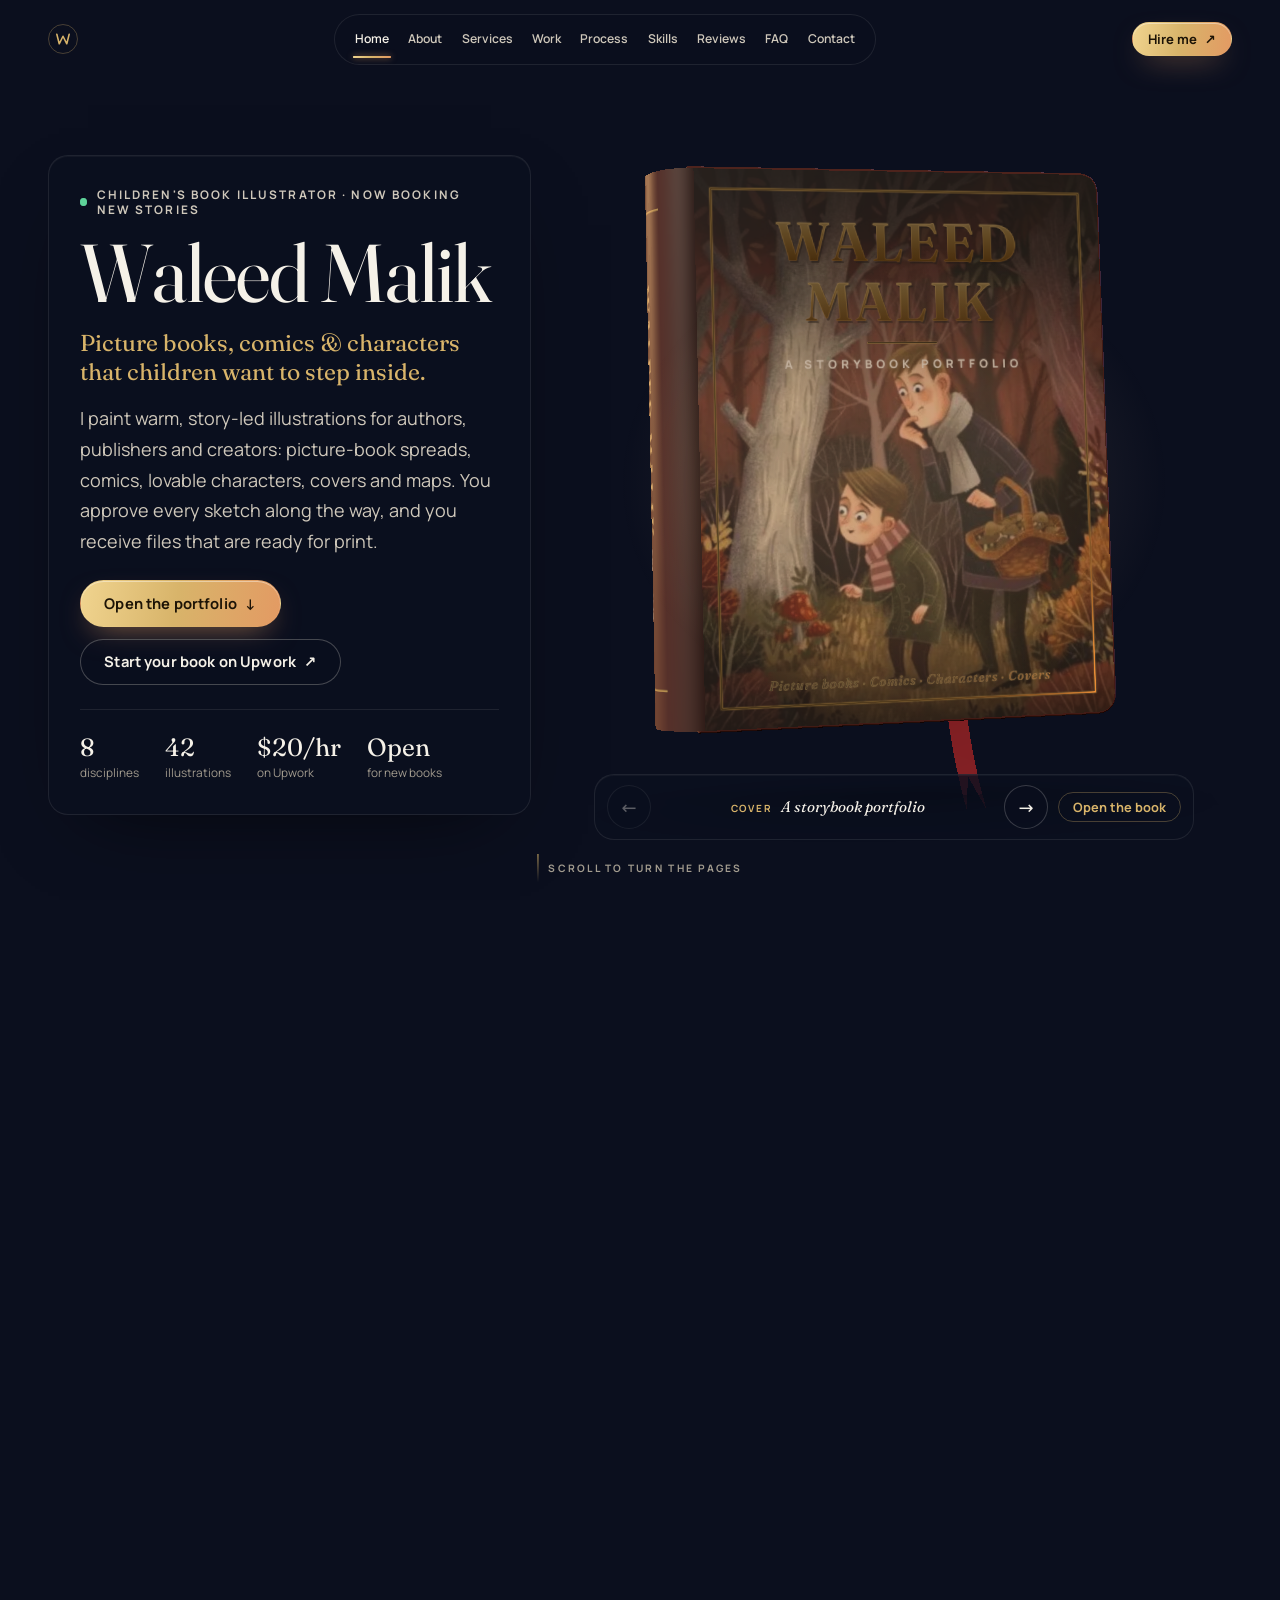
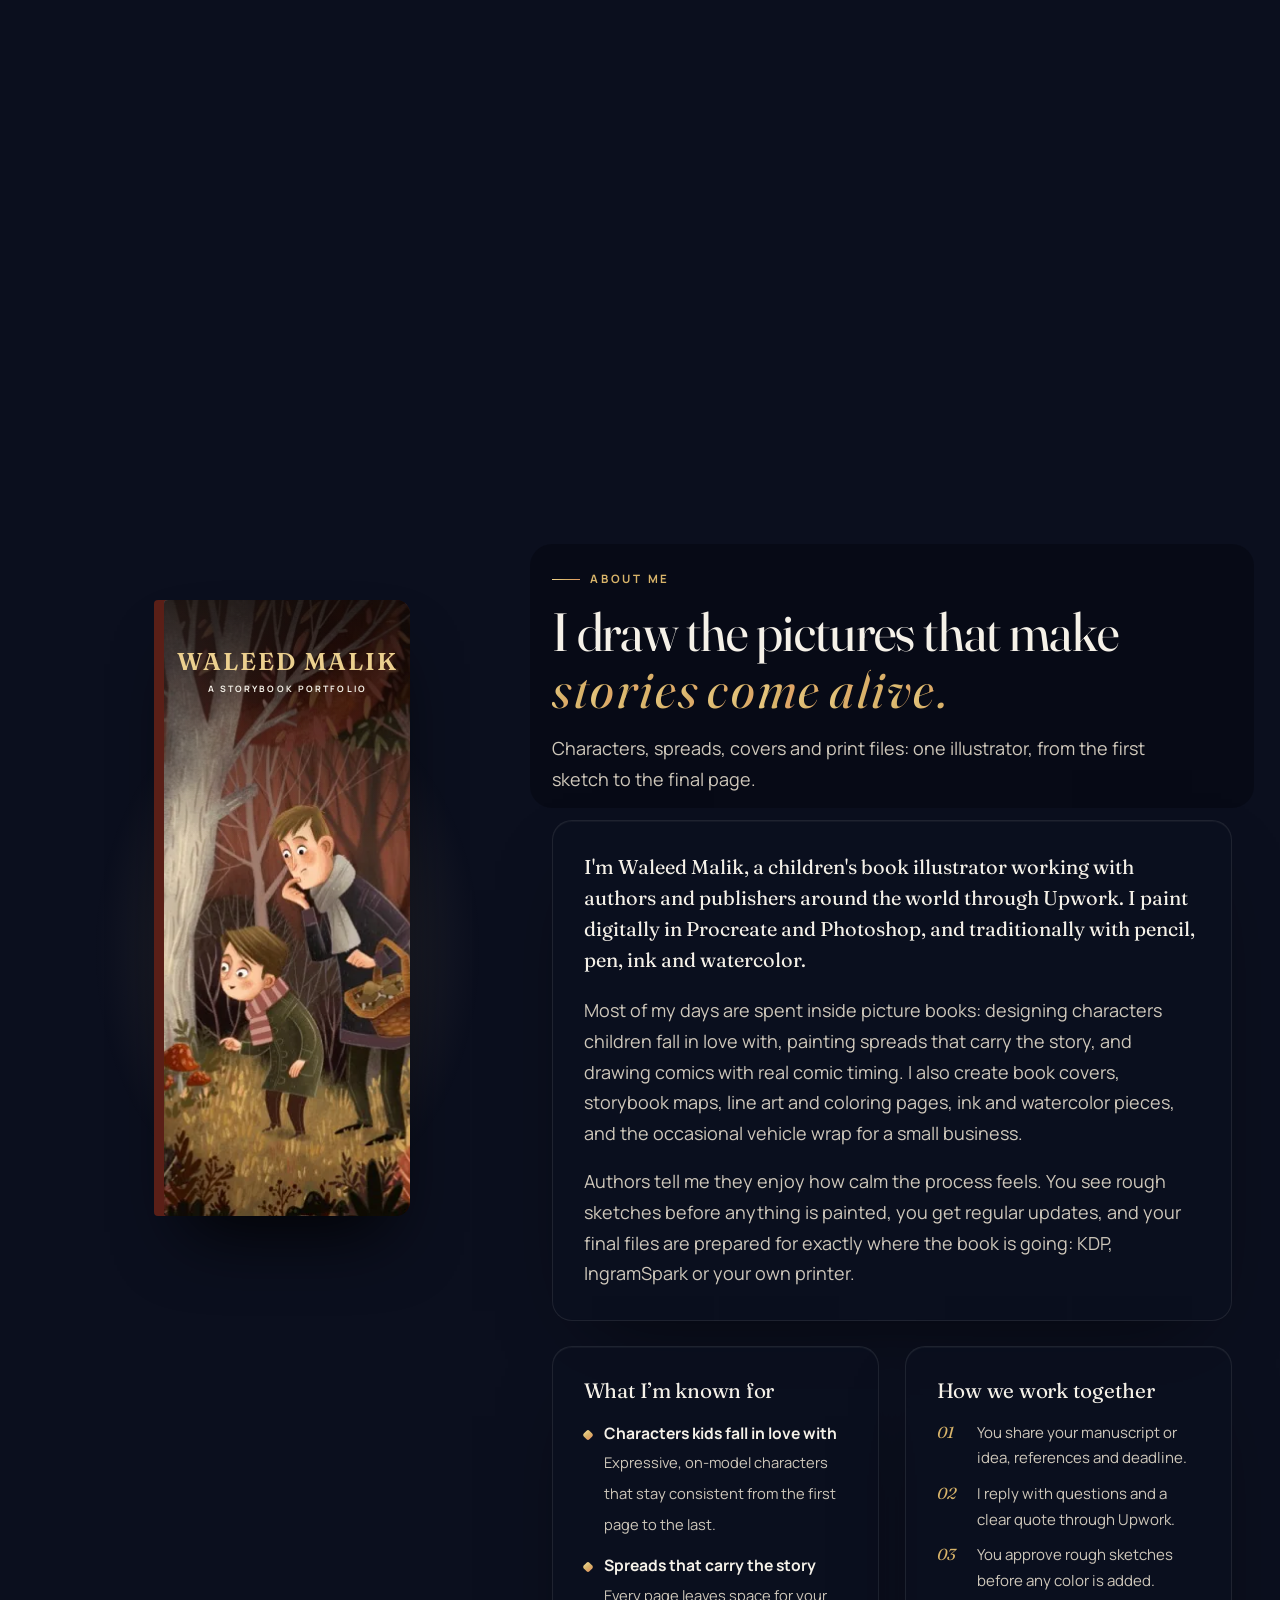
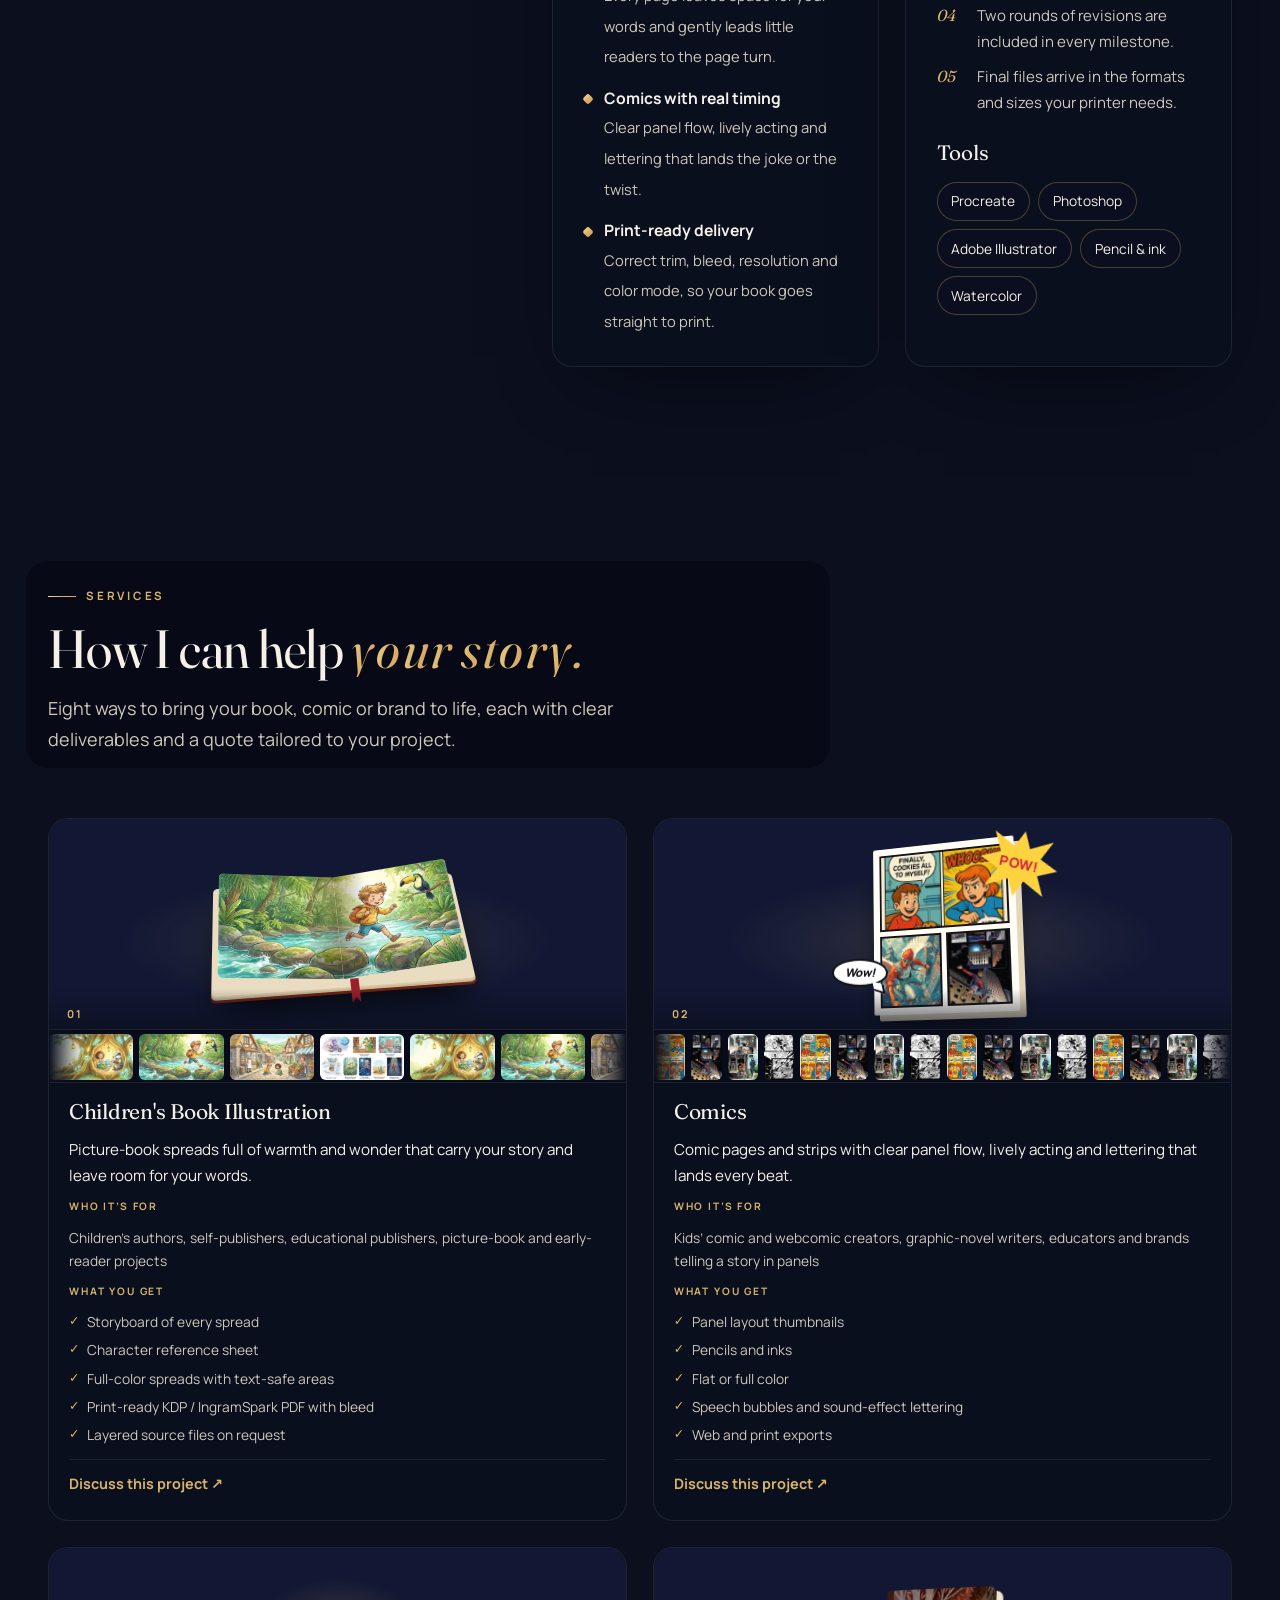
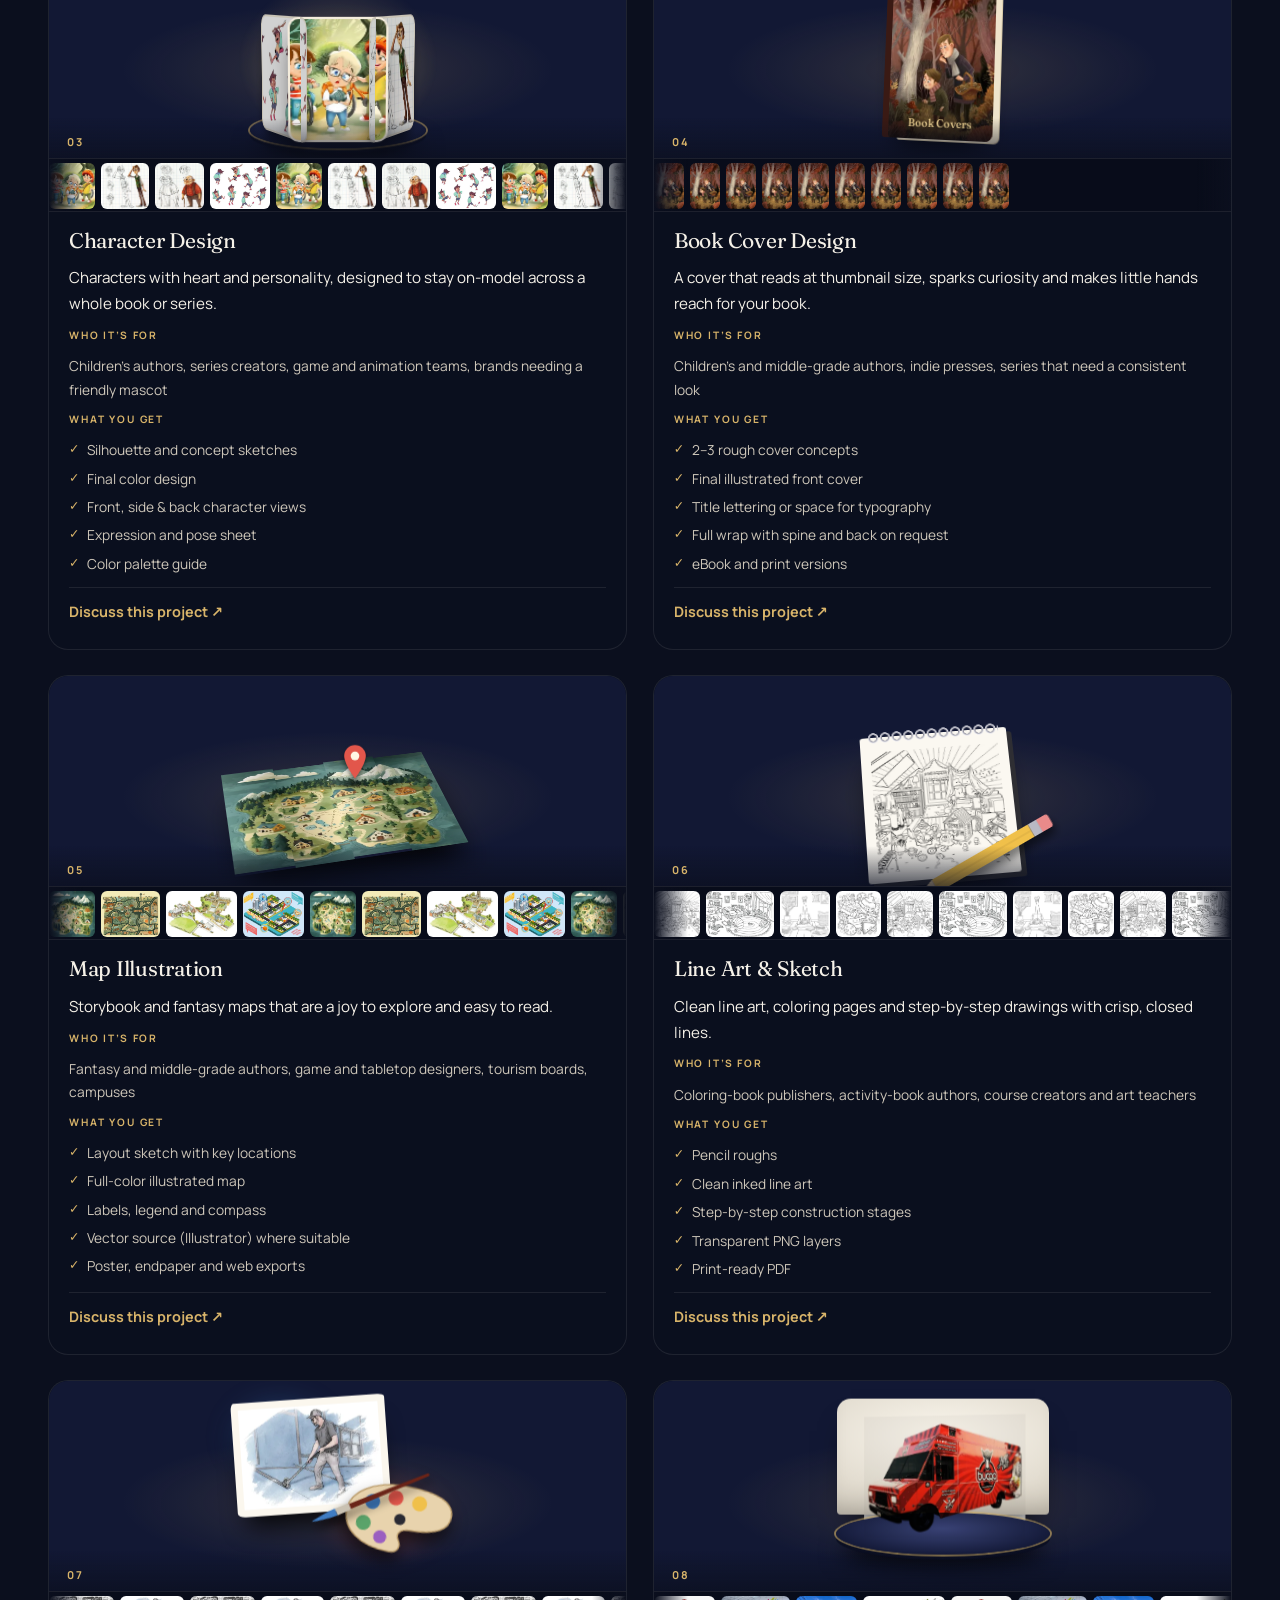
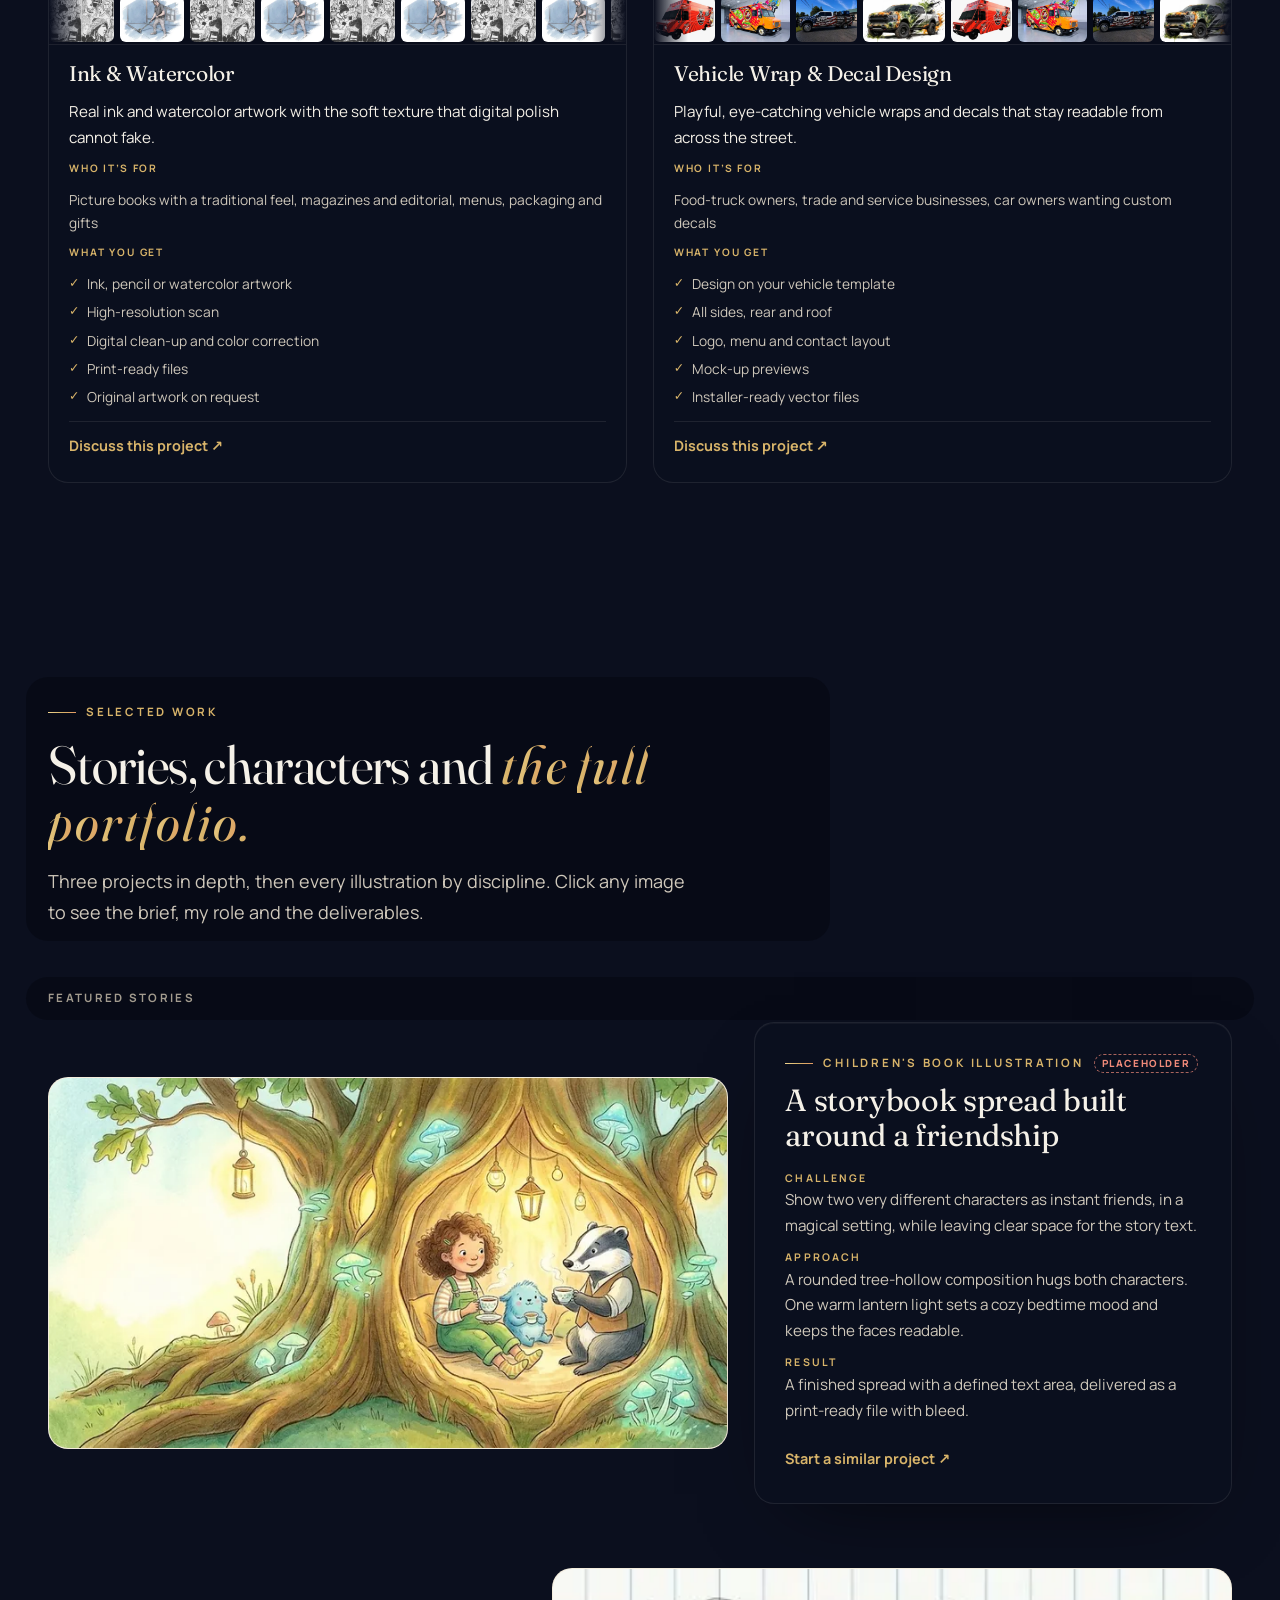
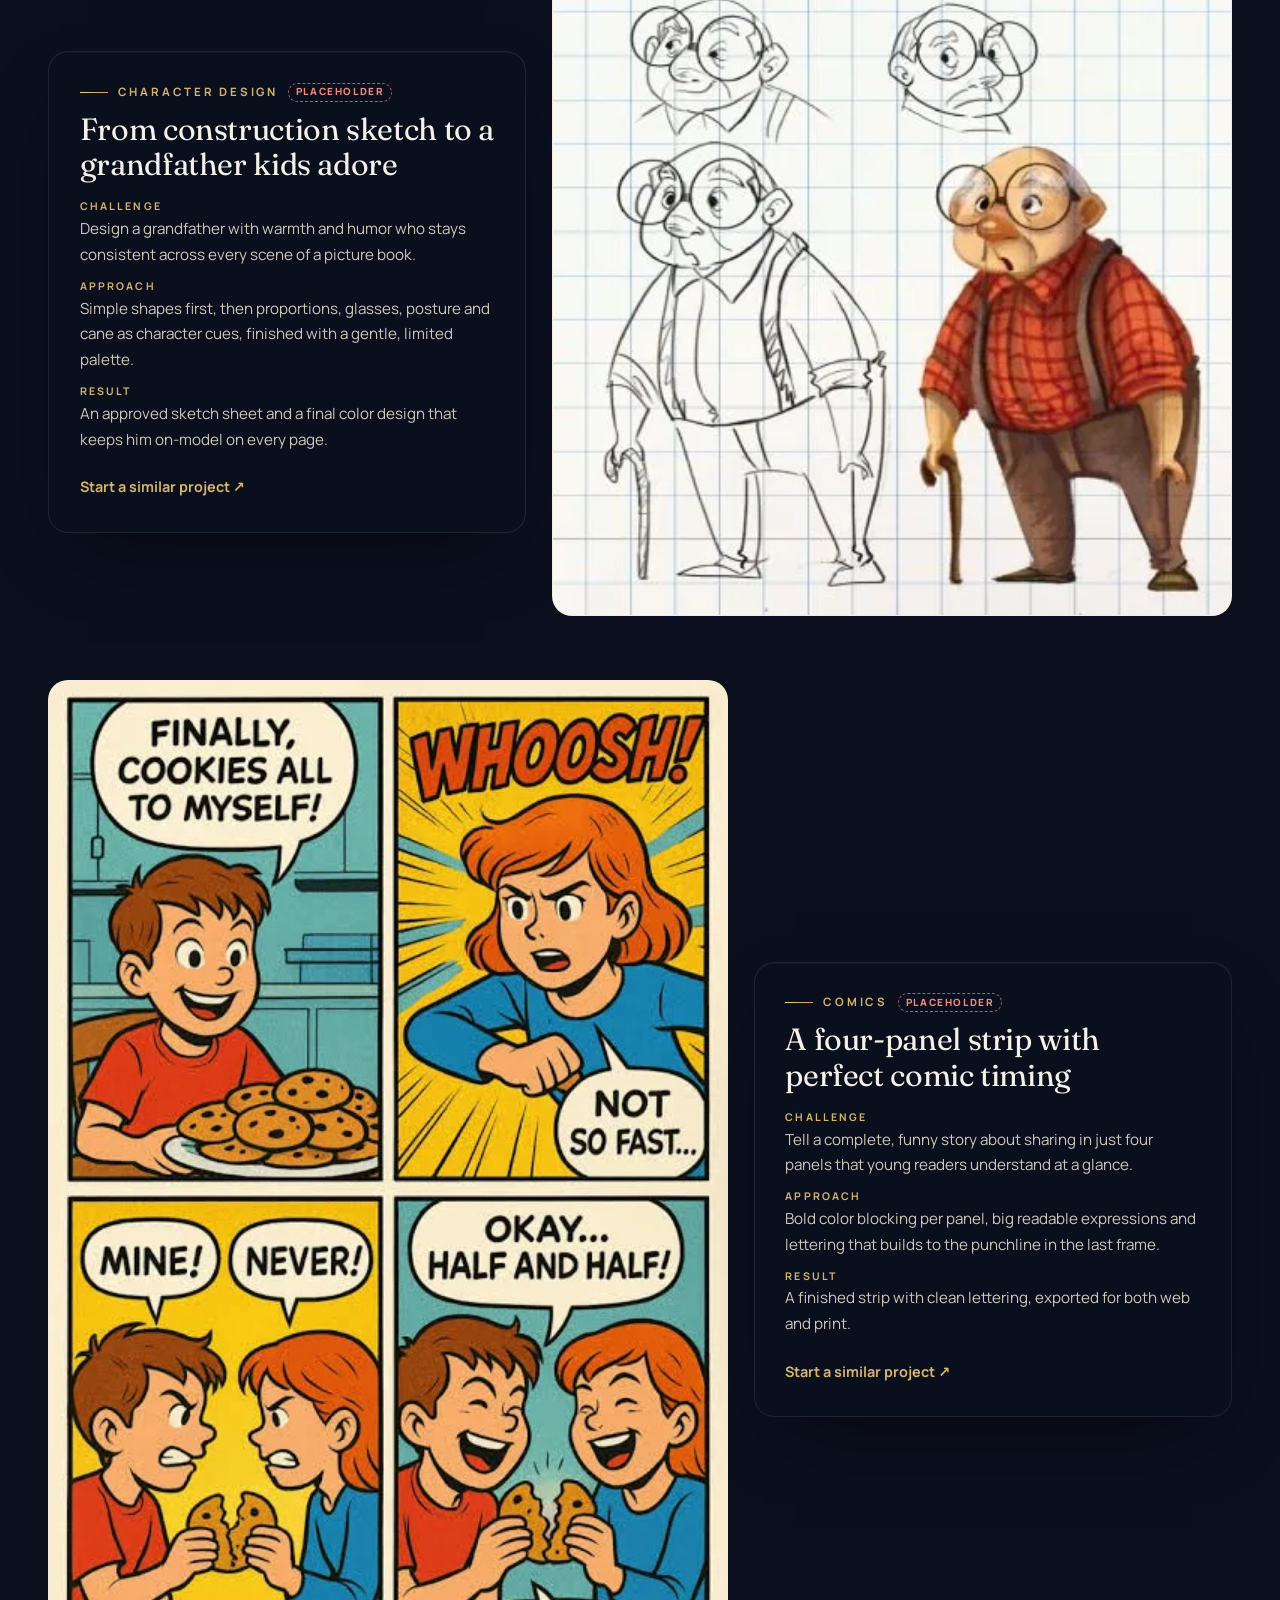
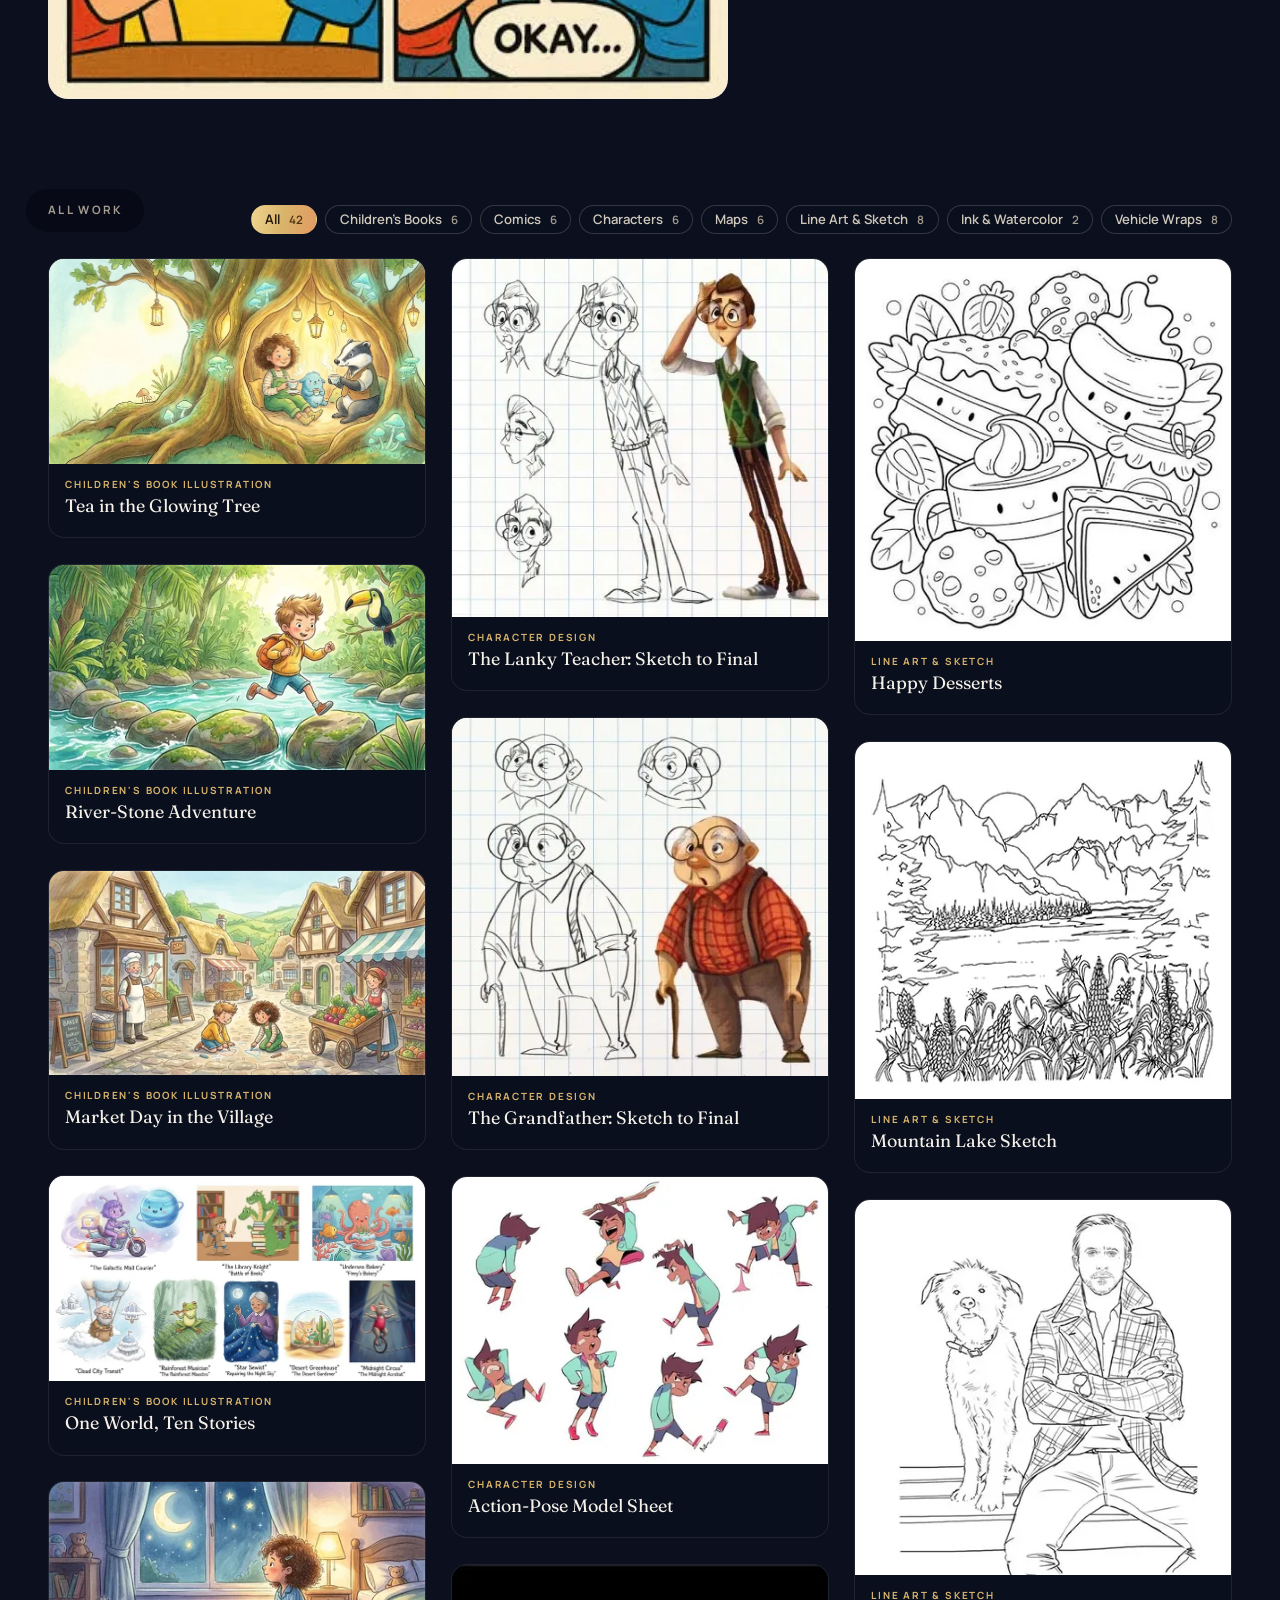
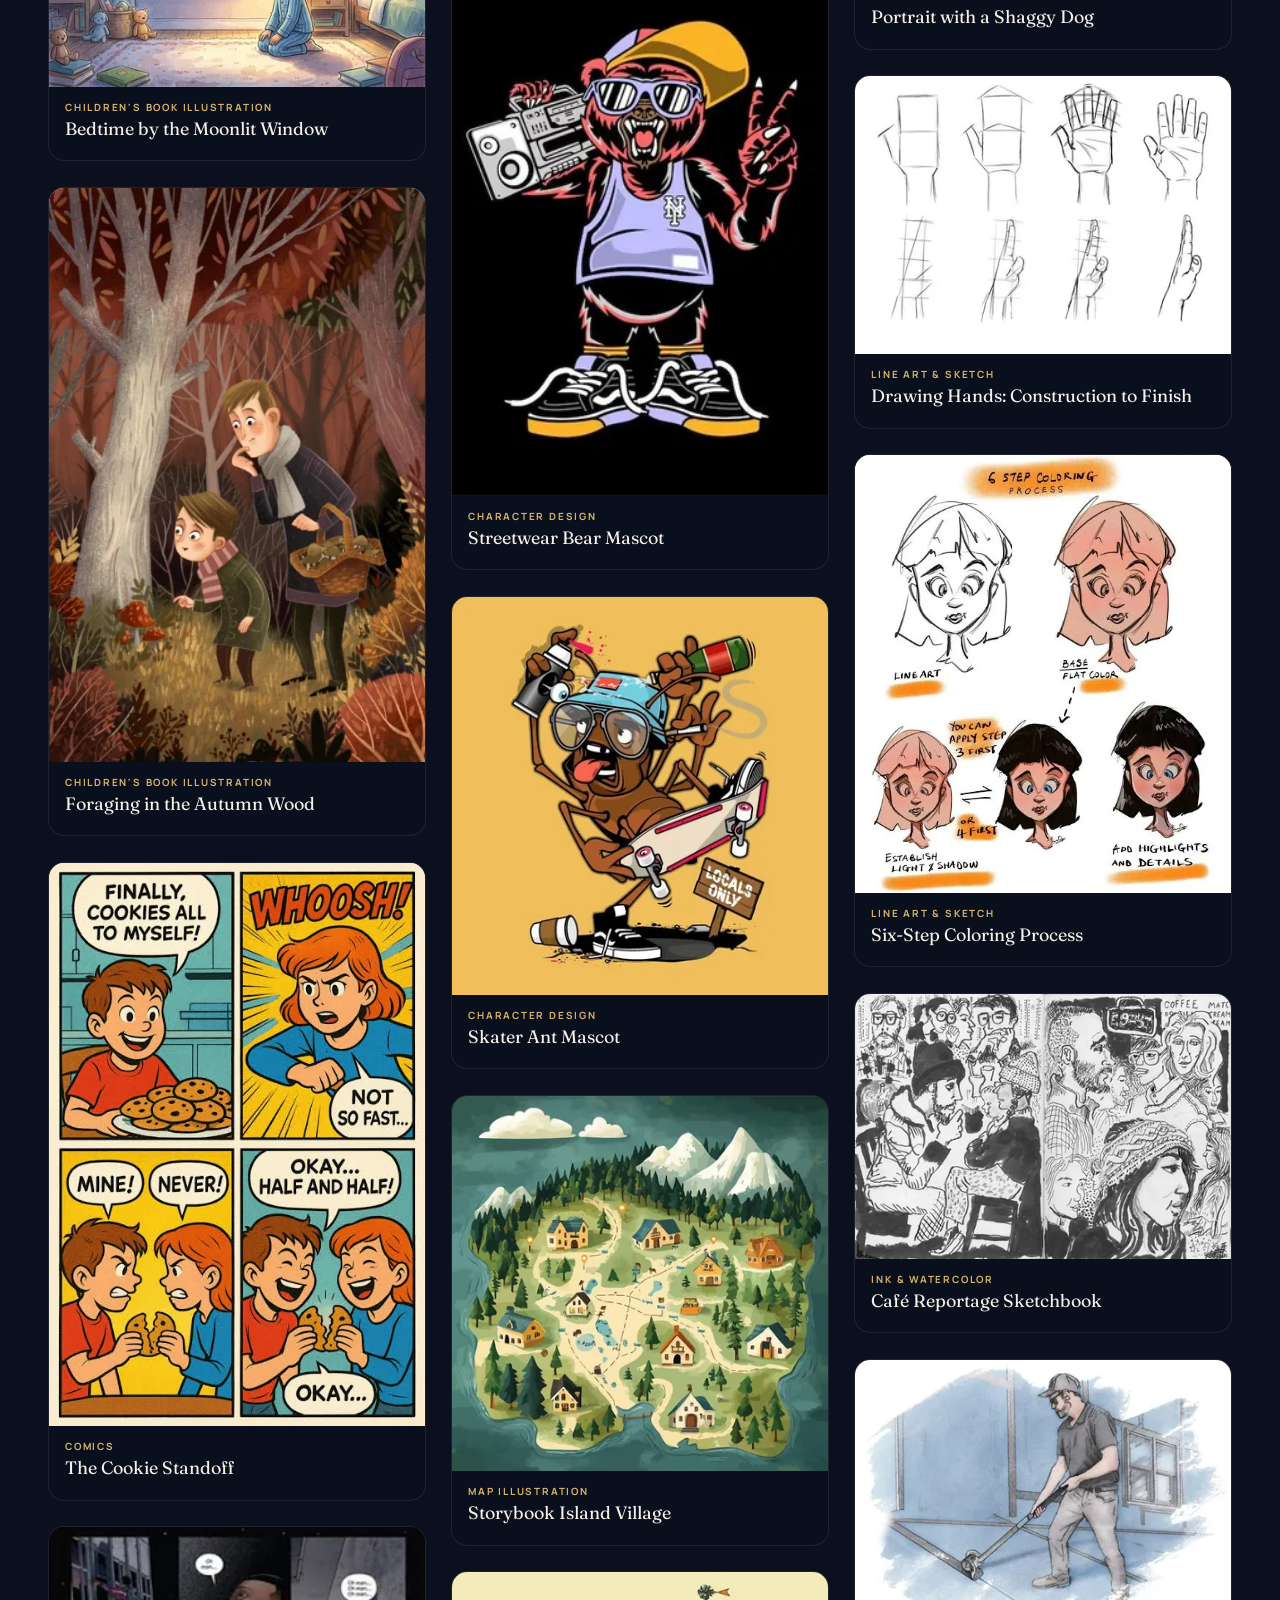
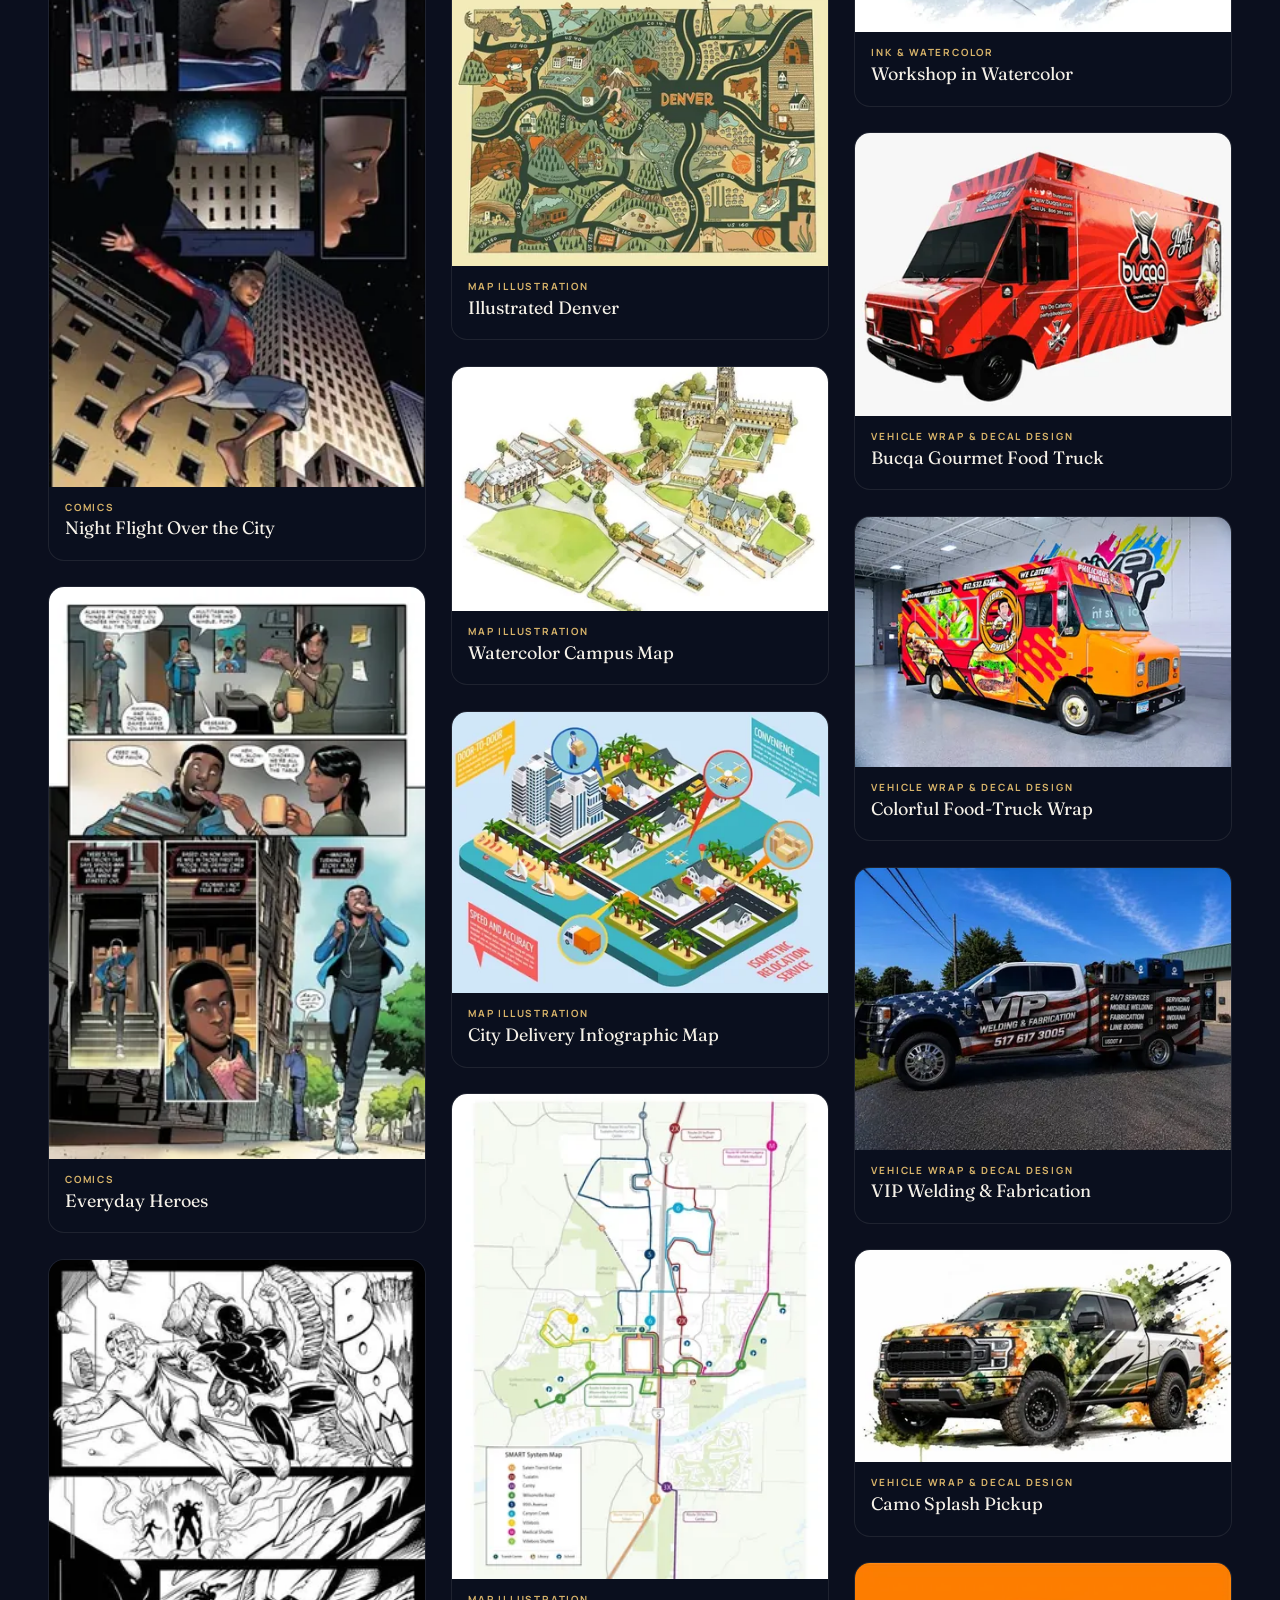
<file: index.html>
<!doctype html>
<html lang="en" class="no-js">
<head>
  <meta charset="utf-8">
  <meta name="viewport" content="width=device-width, initial-scale=1">
  <title>Waleed Malik — Children's Book Illustrator | Picture Books, Comics &amp; Characters</title>
  <meta name="description" content="Waleed Malik is a children's book illustrator creating warm picture-book spreads, comics, lovable characters, book covers and storybook maps. Sketch approval at every step and print-ready KDP files. Hire on Upwork.">
  <meta name="theme-color" content="#0b0f1e">
  <meta property="og:type" content="website">
  <meta property="og:title" content="Waleed Malik — Children's Book Illustrator">
  <meta property="og:description" content="Picture books, comics & characters that children want to step inside. Print-ready files, available on Upwork.">
  <meta name="robots" content="index, follow">
  <meta name="author" content="Waleed Malik">
  <!-- REPLACE after publishing: put the full address in og:url / canonical and use a full URL for the images
       (social sites need e.g. https://your-site.netlify.app/images/og-image.jpg). See README.md → "Publish". -->
  <!-- <meta property="og:url" content="https://your-site.netlify.app/"> <link rel="canonical" href="https://your-site.netlify.app/"> -->
  <meta property="og:site_name" content="Waleed Malik — Children's Book Illustration">
  <meta property="og:image" content="images/og-image.jpg">
  <meta property="og:image:width" content="1200">
  <meta property="og:image:height" content="630">
  <meta property="og:image:alt" content="Waleed Malik, children's book illustrator: a storybook portfolio among picture-book, comic and character illustrations on a midnight-blue background">
  <meta name="twitter:card" content="summary_large_image">
  <meta name="twitter:title" content="Waleed Malik — Children's Book Illustrator">
  <meta name="twitter:description" content="Picture books, comics & characters that children want to step inside. Print-ready files, available on Upwork.">
  <meta name="twitter:image" content="images/og-image.jpg">
  <script type="application/ld+json">{"@context":"https://schema.org","@type":"Person","name":"Waleed Malik","jobTitle":"Children's book illustrator","description":"Children's book illustrator for picture books, comics, character design, book covers, storybook maps, line art, ink & watercolor and vehicle wraps.","knowsAbout":["Children's book illustration","Comics","Character design","Book cover design","Map illustration","Line art & sketch","Ink & watercolor illustration","Vehicle wrap & decal design"],"sameAs":["https://www.upwork.com/freelancers/~017a65fa7e10d206ea"]}</script>
  <link rel="icon" href="data:image/svg+xml,%3Csvg xmlns='http://www.w3.org/2000/svg' viewBox='0 0 64 64'%3E%3Crect width='64' height='64' rx='14' fill='%230b0f1e'/%3E%3Cpath d='M14 18l7 28 11-22 11 22 7-28' fill='none' stroke='%23d8b46a' stroke-width='4.5' stroke-linecap='round' stroke-linejoin='round'/%3E%3C/svg%3E">
  <script>document.documentElement.className = 'js' + (matchMedia('(prefers-reduced-motion: reduce)').matches ? ' reduce' : '') + (/[?&]no3d/.test(location.search) ? ' no3d' : '');</script>
  <link rel="stylesheet" href="css/fonts.css">
  <link rel="stylesheet" href="css/style.css">
</head>
<body>
  <a class="skip-link" href="#main">Skip to content</a>

  <!-- 0. LOADING SCREEN — name, subtitle and a thin gold progress line. Hidden as soon as the page is ready (never later than ~1.5 s). -->
  <div class="loader" id="loader" aria-hidden="true">
    <p class="ld-name">Waleed Malik</p>
    <p class="ld-sub">Children&#39;s Book Illustrator</p>
    <div class="ld-line"><i id="ldBar"></i></div>
  </div>

  <canvas class="gl" id="gl" aria-hidden="true"></canvas>
  <div class="bg-fallback" aria-hidden="true"></div>
  <div class="progress" id="progress" aria-hidden="true"></div>
  <div class="cursor" id="cursor" aria-hidden="true"><span class="cursor__ring"><span class="cursor__label" id="cursorLabel"></span></span><span class="cursor__dot"></span></div>

  <header class="nav" id="nav">
    <div class="nav__inner">
      <a class="brand" href="#home" aria-label="Waleed Malik, back to top">
        <svg class="brand__mark" viewBox="0 0 64 64" aria-hidden="true"><path d="M14 18l7 28 11-22 11 22 7-28"/></svg>
        <span class="brand__name">Waleed Malik</span>
      </a>
      <nav class="nav__links" id="navLinks" aria-label="Main"></nav>
      <a class="btn btn--gold btn--sm magnetic nav__cta" href="#" data-upwork target="_blank" rel="noopener" data-cursor="Upwork">Hire me <span aria-hidden="true">↗</span></a>
      <button class="burger" id="burger" type="button" aria-expanded="false" aria-controls="menu" aria-label="Open menu"><span></span><span></span></button>
    </div>
  </header>
  <div class="menu" id="menu" role="dialog" aria-modal="true" aria-label="Menu" hidden><nav id="menuLinks" aria-label="Mobile"></nav><a class="btn btn--gold" href="#" data-upwork target="_blank" rel="noopener">Hire me on Upwork <span aria-hidden="true">↗</span></a></div>

  <main id="main">
    <!-- 1. HERO -->
    <section class="hero" id="home" aria-labelledby="hero-name">
      <div class="hero__sticky" data-sticky>
        <div class="wrap hero__grid">
          <div class="hero__copy glass">
            <p class="eyebrow"><span class="dot-live"></span><span id="heroEyebrow"></span></p>
            <h1 class="hero__name" id="hero-name" data-split></h1>
            <p class="hero__pos" id="heroPos"></p>
            <p class="hero__intro" id="heroIntro"></p>
            <div class="hero__cta">
              <a class="btn btn--gold magnetic" href="#work" id="ctaWork" data-cursor="View"></a>
              <a class="btn btn--ghost magnetic" href="#" data-upwork target="_blank" rel="noopener" data-cursor="Upwork"><span id="ctaHire"></span> <span aria-hidden="true">↗</span></a>
            </div>
            <dl class="facts" id="heroFacts"></dl>
          </div>
          <div class="book-col">
            <div class="book-stage" id="heroBook" tabindex="0" role="group" aria-roledescription="3D book" aria-label="Storybook portfolio of children's book illustrations and comics. Press Enter or the right arrow key to open it and turn pages, left arrow to go back, Escape to close." data-cursor="Open">
              <div class="cssbook" aria-hidden="true">
                <div class="cssbook__spread">
                  <div class="cssbook__text"></div>
                  <div class="cssbook__pic"><img alt="" src="images/thumbs/children-01.webp" width="760" height="415" loading="lazy" decoding="async"></div>
                </div>
                <div class="cssbook__cover"><img alt="" src="images/thumbs/children-06.webp" width="405" height="619" loading="lazy" decoding="async"><span>Waleed Malik<small>A Storybook Portfolio</small></span></div>
              </div>
            </div>
            <div class="book-ui glass glass--thin">
              <button type="button" class="round-btn" id="bookPrev" aria-label="Previous page">←</button>
              <p class="book-cap" id="bookCap" aria-live="polite"></p>
              <button type="button" class="round-btn" id="bookNext" aria-label="Next page">→</button>
              <button type="button" class="pill-btn" id="bookOpen">Open the book</button>
              <button type="button" class="pill-btn" id="bookClose" hidden>Close</button>
            </div>
          </div>
        </div>
        <p class="scroll-hint" aria-hidden="true"><i></i>Scroll to turn the pages</p>
      </div>
    </section>

    <!-- 2. ABOUT ME -->
    <section class="section about" id="about" aria-labelledby="about-title">
      <div class="wrap grid12">
        <div class="about__visual">
          <!-- HEADSHOT SLOT: set  headshot: 'images/waleed-headshot.jpg'  in js/config.js and the photo replaces this book
               (rendered as <figure class="headshot-frame"><img class="headshot" …></figure>). See README.md → "Add your headshot". -->
          <div class="book-stage book-stage--about" id="aboutBook" aria-hidden="true">
            <div class="cssbook cssbook--closed"><div class="cssbook__cover"><img alt="" src="images/thumbs/children-06.webp" width="405" height="619" loading="lazy" decoding="async"><span>Waleed Malik<small>A Storybook Portfolio</small></span></div></div>
          </div>
        </div>
        <div class="about__body">
          <div class="sec-head"><p class="label" id="aboutLabel"></p><h2 class="h2" id="about-title" data-split></h2><p class="sub" id="aboutSub"></p></div>
          <div class="glass about__bio" id="aboutBio"></div>
          <div class="about__cols">
            <div class="glass"><h3 class="h4">What I’m known for</h3><ul class="known" id="knownFor"></ul></div>
            <div class="glass"><h3 class="h4" id="howTitle"></h3><ol class="how" id="howList"></ol><h3 class="h4 tools-h" id="toolsTitle"></h3><ul class="chips" id="toolsList"></ul></div>
          </div>
        </div>
      </div>
    </section>

    <!-- 3. SERVICES -->
    <section class="section services" id="services" aria-labelledby="services-title">
      <div class="wrap">
        <div class="sec-head"><p class="label" id="servicesLabel"></p><h2 class="h2" id="services-title" data-split></h2><p class="sub" id="servicesSub"></p></div>
        <div class="svc-grid" id="svcGrid"></div>
      </div>
    </section>

    <!-- 4. SELECTED WORK -->
    <section class="section work" id="work" aria-labelledby="work-title">
      <div class="wrap">
        <div class="sec-head"><p class="label" id="workLabel"></p><h2 class="h2" id="work-title" data-split></h2><p class="sub" id="workSub"></p></div>
        <h3 class="mini-label" id="featuredLabel"></h3>
        <div class="featured" id="featured"></div>
        <div class="grid-head"><h3 class="mini-label" id="gridLabel"></h3><div class="chips-filter" id="filters" role="toolbar" aria-label="Filter work by discipline"></div></div>
        <div class="masonry" id="masonry" aria-live="polite"></div>
      </div>
    </section>

    <!-- 5. PROCESS -->
    <section class="process" id="process" aria-labelledby="process-title">
      <div class="process__sticky" data-sticky>
        <div class="wrap"><div class="sec-head"><p class="label" id="processLabel"></p><h2 class="h2" id="process-title" data-split></h2><p class="sub" id="processSub"></p></div></div>
        <div class="process__rail"><div class="process__line" aria-hidden="true"><i id="processFill"></i></div><ol class="process__track" id="processTrack"></ol></div>
      </div>
    </section>

    <!-- 6. TOOLS & SKILLS -->
    <section class="section skills" id="skills" aria-labelledby="skills-title">
      <div class="wrap">
        <div class="sec-head"><p class="label" id="skillsLabel"></p><h2 class="h2" id="skills-title" data-split></h2><p class="sub" id="skillsSub"></p></div>
        <div class="skill-groups" id="skillGroups"></div>
      </div>
    </section>

    <!-- 7. TESTIMONIALS -->
    <section class="section testimonials" id="testimonials" aria-labelledby="t-title">
      <div class="wrap">
        <div class="sec-head"><p class="label" id="tLabel"></p><h2 class="h2" id="t-title" data-split></h2><p class="sub" id="tSub"></p></div>
        <div class="t-slider">
          <div class="t-track" id="tGrid" tabindex="0" role="region" aria-roledescription="carousel" aria-label="Client reviews — use the arrow keys"></div>
          <div class="t-nav"><button type="button" class="round-btn" id="tPrev" aria-label="Previous review">←</button><div class="t-dots" id="tDots"></div><span class="t-count" id="tCount" aria-live="polite"></span><button type="button" class="round-btn" id="tNext" aria-label="Next review">→</button></div>
        </div>
      </div>
    </section>

    <!-- 8. FAQ -->
    <section class="section faq" id="faq" aria-labelledby="faq-title">
      <div class="wrap grid12">
        <div class="faq__side">
          <div class="sec-head faq__head"><p class="label" id="faqLabel"></p><h2 class="h2" id="faq-title" data-split></h2><p class="sub" id="faqSub"></p></div>
          <div class="faq__aside glass" id="faqAside"></div>
        </div>
        <div class="faq__list" id="faqList"></div>
      </div>
    </section>

    <!-- 9. CONTACT -->
    <section class="section contact" id="contact" aria-labelledby="contact-title">
      <div class="wrap contact__grid">
        <div class="contact__card glass">
          <p class="label" id="contactLabel"></p>
          <h2 class="contact__title" id="contact-title" data-split></h2>
          <p class="contact__text" id="contactText"></p>
          <a class="btn btn--gold btn--lg magnetic" href="#" data-upwork target="_blank" rel="noopener" data-cursor="Upwork"><span id="contactCta"></span> <span aria-hidden="true">↗</span></a>
          <ul class="contact__meta"><li><i class="dot-live"></i><span id="cAvail"></span></li><li id="cResp"></li><li id="cRate"></li></ul>
        </div>
        <!-- second (closed) book, slowly turning next to the "Hire me" call to action -->
        <div class="book-stage book-stage--contact" id="contactBook" aria-hidden="true">
          <div class="cssbook cssbook--closed"><div class="cssbook__cover"><img alt="" src="images/thumbs/children-06.webp" width="405" height="619" loading="lazy" decoding="async"><span>Waleed Malik<small>A Storybook Portfolio</small></span></div></div>
        </div>
      </div>
    </section>
  </main>

  <!-- 10. FOOTER -->
  <footer class="footer">
    <div class="wrap footer__top">
      <div class="footer__brand">
        <a class="brand" href="#home" aria-label="Waleed Malik, back to top"><svg class="brand__mark" viewBox="0 0 64 64" aria-hidden="true"><path d="M14 18l7 28 11-22 11 22 7-28"/></svg><span class="brand__name">Waleed Malik</span></a>
        <p id="footerTag"></p>
        <a class="btn btn--gold btn--sm" href="#" data-upwork target="_blank" rel="noopener">Hire me on Upwork <span aria-hidden="true">↗</span></a>
      </div>
      <nav class="footer__col" aria-label="Footer"><h3 class="mini-label">Navigate</h3><div id="footNav"></div></nav>
      <div class="footer__col"><h3 class="mini-label">Disciplines</h3><div id="footCats"></div></div>
    </div>
    <div class="wrap footer__bottom"><span>© <span id="year">2026</span> Waleed Malik</span><span>Freelance illustrator · <a href="#" data-upwork target="_blank" rel="noopener">Upwork profile ↗</a></span></div>
  </footer>

  <!-- SERVICE DETAILS DRAWER (outside <main> so it always sits above the footer) -->
  <aside class="drawer" id="drawer" role="dialog" aria-modal="true" aria-labelledby="drawerTitle" hidden>
    <div class="drawer__scrim" data-close></div>
    <div class="drawer__panel">
      <button type="button" class="round-btn drawer__close" data-close aria-label="Close details">✕</button>
      <div id="drawerBody"></div>
    </div>
  </aside>

  <!-- CASE VIEWER -->
  <div class="viewer" id="viewer" role="dialog" aria-modal="true" aria-labelledby="vTitle" hidden>
    <div class="viewer__stage" id="vStage" data-cursor="Zoom"><img id="vImg" alt="" decoding="async" draggable="false">
      <div class="viewer__zoom" role="group" aria-label="Zoom"><button type="button" id="vZoomOut" aria-label="Zoom out">−</button><span id="vZoomLevel" aria-live="polite">100%</span><button type="button" id="vZoomIn" aria-label="Zoom in">+</button><button type="button" id="vZoomReset" aria-label="Fit to screen">Fit</button></div>
      <p class="viewer__hint" aria-hidden="true">Scroll or double-click to zoom · drag to pan · swipe for next</p>
    </div>
    <div class="viewer__info glass">
      <p class="label" id="vCat"></p>
      <h2 class="viewer__title" id="vTitle"></h2>
      <dl class="viewer__dl">
        <div><dt>Brief</dt><dd id="vBrief"></dd></div>
        <div><dt>My role</dt><dd id="vRole"></dd></div>
        <div><dt>Deliverables</dt><dd id="vDel"></dd></div>
        <div><dt>Typical tools</dt><dd id="vTools"></dd></div>
      </dl>
      <div class="viewer__nav"><button type="button" class="round-btn" id="vPrev" aria-label="Previous artwork">←</button><span class="viewer__count" id="vCount"></span><button type="button" class="round-btn" id="vNext" aria-label="Next artwork">→</button></div>
      <a class="btn btn--gold btn--sm" href="#" data-upwork target="_blank" rel="noopener">Hire me for this <span aria-hidden="true">↗</span></a>
    </div>
    <button type="button" class="round-btn viewer__close" id="vClose" aria-label="Close viewer">✕</button>
  </div>

  <noscript>
    <div class="wrap noscript"><h2>Waleed Malik — Children's Book Illustrator</h2><p>Picture books, comics, characters, book covers &amp; storybook maps. <a href="https://www.upwork.com/freelancers/~017a65fa7e10d206ea">Start your book on Upwork</a>.</p>
      <div class="noscript__grid"><img src="images/thumbs/children-01.webp" alt="Warm storybook illustration of a girl sharing tea with a badger inside a glowing tree hollow, by Waleed Malik"><img src="images/thumbs/comic-01.webp" alt="Four-panel kids comic strip about sharing cookies, by Waleed Malik"><img src="images/thumbs/character-06.webp" alt="Character line-up of three kids with their bikes, by Waleed Malik"><img src="images/thumbs/children-02.webp" alt="Children's book illustration of a boy hopping across river stones while a toucan watches, by Waleed Malik"></div>
    </div>
  </noscript>

  <script src="js/config.js"></script>
  <script src="js/content.js"></script>
  <script src="js/vendor/gsap.min.js" defer></script>
  <script src="js/vendor/ScrollTrigger.min.js" defer></script>
  <script src="js/vendor/lenis.min.js" defer></script>
  <script src="js/main.js" defer></script>
  <!-- js/vendor/three.min.js, js/scene.js and js/tex-book.js are loaded by main.js when 3D is on -->
</body>
</html>
</file>
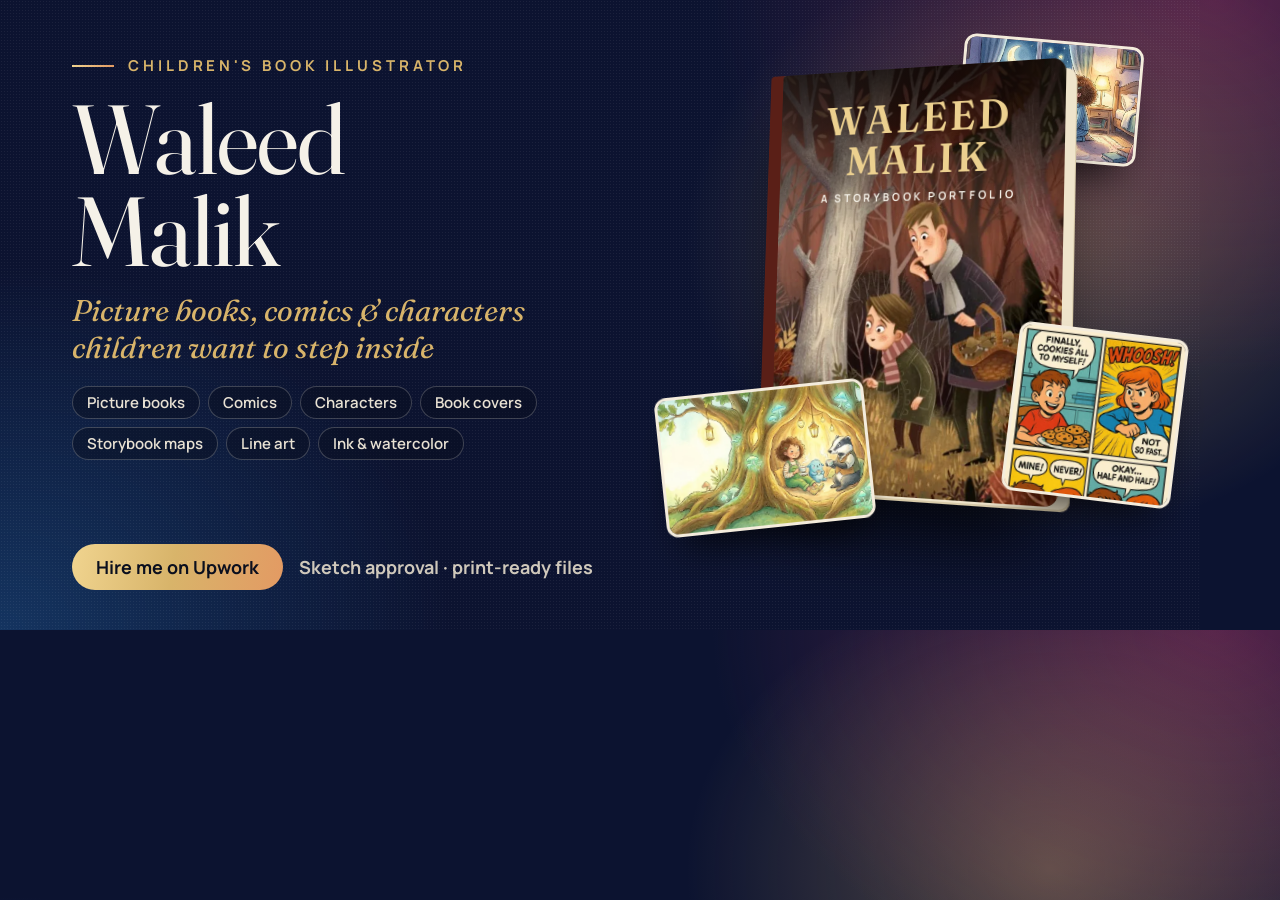
<file: tools/og-image.html>
<!doctype html><html><head><meta charset="utf-8"><link rel="stylesheet" href="../css/fonts.css">
<!-- Source of images/og-image.jpg (1200×630). Open in a browser at exactly 1200×630 and take a screenshot to rebuild it. -->
<style>
*{box-sizing:border-box;margin:0}
body{width:1200px;height:630px;overflow:hidden;font-family:Manrope,sans-serif;color:#f5f1e8;
background:radial-gradient(520px 420px at 82% 38%,rgba(242,194,116,.32),transparent 70%),radial-gradient(700px 520px at 95% 0%,rgba(98,38,79,.85),transparent 72%),radial-gradient(640px 520px at 0% 100%,rgba(23,63,112,.75),transparent 70%),#0c1330;position:relative}
.grain{position:absolute;inset:0;opacity:.06;background-image:radial-gradient(#fff 1px,transparent 1px);background-size:3px 3px}
.l{position:absolute;left:72px;top:58px;width:620px}
.lab{display:flex;align-items:center;gap:14px;font:700 15px/1 Manrope;letter-spacing:.26em;text-transform:uppercase;color:#d8b46a}
.lab:before{content:'';width:42px;height:2px;background:linear-gradient(90deg,#f0d48f,#e39a63)}
h1{font:400 98px/.94 Fraunces;margin:20px 0 16px;letter-spacing:-.01em}
h2{font:400 30px/1.22 Fraunces;color:#d8b46a;font-style:italic;margin-bottom:20px}
.chips{display:flex;flex-wrap:wrap;gap:8px;width:600px}
.chips span{padding:8px 14px;border-radius:999px;border:1px solid rgba(245,241,232,.22);font:600 15px/1 Manrope;color:#e8e1d3;background:rgba(11,15,30,.45)}
.cta{position:absolute;left:72px;bottom:40px;display:flex;align-items:center;gap:16px;font:700 18px/1 Manrope}
.cta b{padding:14px 24px;border-radius:999px;background:linear-gradient(100deg,#f0d48f,#d8b46a 48%,#e39a63);color:#0b0f1e}
.cta i{font-style:normal;color:#cfc8bb}
.book{position:absolute;left:770px;top:70px;width:300px;height:420px;perspective:1300px}
.cover{position:absolute;inset:0;border-radius:4px 14px 14px 4px;overflow:hidden;transform:rotateY(-22deg) rotateX(4deg);transform-origin:20% 50%;box-shadow:-14px 0 0 #5a1f17,14px 6px 0 -4px #efe4cb,16px 9px 0 -5px #d9cba9,0 50px 70px -20px rgba(0,0,0,.85)}
.cover img{width:100%;height:100%;object-fit:cover}
.cover:after{content:'';position:absolute;inset:0;background:linear-gradient(180deg,rgba(14,10,8,.82),transparent 40%),linear-gradient(115deg,rgba(255,255,255,.25),transparent 35%)}
.cover p{position:absolute;left:0;right:0;top:30px;z-index:1;text-align:center;font:600 40px/1.02 Fraunces;letter-spacing:.08em;color:#ecd08f}
.cover small{display:block;margin-top:10px;font:700 11px/1 Manrope;letter-spacing:.3em;color:#f5f1e8}
.art{position:absolute;border-radius:12px;overflow:hidden;border:3px solid #f4ecdc;box-shadow:0 26px 40px -18px rgba(0,0,0,.8)}
.art img{width:100%;height:100%;object-fit:cover;display:block}
.a1{left:660px;top:388px;width:210px;height:140px;transform:rotate(-6deg)}
.a2{left:1010px;top:330px;width:170px;height:170px;transform:rotate(7deg)}
.a3{left:960px;top:40px;width:180px;height:120px;transform:rotate(5deg)}
.url{position:absolute;right:56px;bottom:40px;font:600 14px/1 Manrope;letter-spacing:.18em;color:#a39c8f;text-transform:uppercase}
</style></head><body><div class="grain"></div>
<div class="l"><p class="lab">Children's book illustrator</p><h1>Waleed<br>Malik</h1><h2>Picture books, comics &amp; characters<br>children want to step inside</h2>
<div class="chips"><span>Picture books</span><span>Comics</span><span>Characters</span><span>Book covers</span><span>Storybook maps</span><span>Line art</span><span>Ink &amp; watercolor</span></div></div>
<div class="art a3"><img src="../images/thumbs/children-05.webp"></div>
<div class="book"><div class="cover"><img src="../images/thumbs/children-06.webp"><p>WALEED<br>MALIK<small>A STORYBOOK PORTFOLIO</small></p></div></div>
<div class="art a1"><img src="../images/thumbs/children-01.webp"></div>
<div class="art a2"><img src="../images/thumbs/comic-01.webp" style="object-position:50% 0"></div>
<div class="cta"><b>Hire me on Upwork</b><i>Sketch approval · print-ready files</i></div>
</body></html>
</file>
<file: css/fonts.css>
/* Self-hosted fonts, embedded so they also load when the page is opened from disk (file://).
   Fraunces (display serif) and Manrope (body) — SIL Open Font License, see /fonts. */
@font-face { font-family: 'Fraunces'; font-style: normal; font-weight: 300 900; font-display: block; src: url([data-uri]) format('woff2'); }
@font-face { font-family: 'Fraunces'; font-style: italic; font-weight: 300 900; font-display: block; src: url([data-uri]) format('woff2'); }
@font-face { font-family: 'Manrope'; font-style: normal; font-weight: 200 800; font-display: block; src: url([data-uri]) format('woff2'); }
</file>
<file: css/style.css>
/* ==========================================================================
   WALEED MALIK — premium dark editorial
   Tokens first. All text pairs meet WCAG AA (checked against --bg and glass).
   ========================================================================== */
:root {
  --bg: #0b0f1e;
  --bg-2: #121830;
  --text: #f5f1e8;        /* 16.9:1 on --bg */
  --text-2: #cfc8bb;      /* 11.2:1 */
  --text-3: #a39c8f;      /* 6.9:1 */
  --gold: #d8b46a;        /* 9.6:1 */
  --gold-2: #b8914a;
  --coral: #f08a7a;       /* 7.4:1 */
  --line: rgba(216, 180, 106, .3);
  --line-soft: rgba(245, 241, 232, .09);
  --glass: rgba(11, 15, 30, .66);
  --glass-strong: rgba(11, 15, 30, .8);
  --grad: linear-gradient(100deg, #f0d48f 0%, #d8b46a 48%, #e39a63 100%);
  --serif: 'Fraunces', 'Iowan Old Style', Georgia, serif;
  --sans: 'Manrope', system-ui, -apple-system, 'Segoe UI', sans-serif;
  --wrap: 1280px;
  --gutter: clamp(16px, 4vw, 48px);
  --gap: clamp(16px, 2vw, 28px);
  --s1: 8px; --s2: 16px; --s3: 24px; --s4: 40px; --s5: 64px; --s6: 104px;
  --ease: cubic-bezier(.2, .7, .1, 1);
  --r: 20px;
  color-scheme: dark;
}
*, *::before, *::after { box-sizing: border-box; }
html { background: var(--bg); -webkit-text-size-adjust: 100%; }
html.lenis, html.lenis body { height: auto; }
.lenis.lenis-smooth { scroll-behavior: auto !important; }
.lenis.lenis-stopped { overflow: hidden; }
body { margin: 0; min-height: 100vh; overflow-x: clip; background: var(--bg); color: var(--text-2); font: 400 1.0625rem/1.7 var(--sans); -webkit-font-smoothing: antialiased; }
@media (min-width: 1100px) { body { font-size: 1.125rem; } }
img { max-width: 100%; display: block; }
a { color: inherit; }
button { font: inherit; color: inherit; }
h1, h2, h3, h4 { margin: 0; color: var(--text); font-family: var(--serif); font-weight: 400; letter-spacing: -.012em; }
p { margin: 0 0 1em; }
::selection { background: var(--gold); color: var(--bg); }
:focus-visible { outline: 2px solid var(--gold); outline-offset: 3px; border-radius: 8px; }
[hidden] { display: none !important; }
.wrap { width: min(100% - 2 * var(--gutter), var(--wrap)); margin-inline: auto; }
.grid12 { display: grid; grid-template-columns: repeat(12, minmax(0, 1fr)); gap: var(--gap); }
.gold { font-style: italic; background: var(--grad); -webkit-background-clip: text; background-clip: text; color: transparent; padding-right: .06em; }
.skip-link { position: fixed; left: 16px; top: -60px; z-index: 400; padding: .7em 1.1em; border-radius: 10px; background: var(--gold); color: var(--bg); font-weight: 700; text-decoration: none; transition: transform .2s; }
.skip-link:focus { transform: translateY(76px); }

/* glass panels: text never sits directly on the moving background */
.glass { position: relative; background: var(--glass); border: 1px solid var(--line-soft); border-radius: var(--r); padding: clamp(20px, 2.4vw, 34px); backdrop-filter: blur(14px) saturate(130%); -webkit-backdrop-filter: blur(14px) saturate(130%); box-shadow: 0 30px 80px -40px rgba(0, 0, 0, .7), inset 0 1px 0 rgba(255, 255, 255, .04); }
.glass--thin { padding: 10px 12px; }
.no-blur .glass, .no-blur .nav.is-solid, .no-blur .drawer__panel, .no-blur .viewer__info { backdrop-filter: none; -webkit-backdrop-filter: none; background: var(--glass-strong); }

/* type scale + section heads (identical in every section) */
.label { display: inline-flex; align-items: center; gap: 10px; margin: 0 0 var(--s2); font: 700 .72rem/1.3 var(--sans); letter-spacing: .24em; text-transform: uppercase; color: var(--gold); }
.label::before { content: ''; width: 28px; height: 1px; background: var(--grad); }
.mini-label { margin: 0 0 var(--s2); font: 700 .72rem/1.3 var(--sans); letter-spacing: .2em; text-transform: uppercase; color: var(--text-3); }
.h2 { font-size: clamp(2.1rem, 4.2vw, 3.6rem); line-height: 1.06; font-variation-settings: 'opsz' 144; }
.h4 { font: 400 1.3rem/1.25 var(--serif); margin-bottom: var(--s2); }
.sub { margin: var(--s2) 0 0; max-width: 640px; color: var(--text-2); }
.sec-head { max-width: 760px; margin-bottom: var(--s5); }
.section { position: relative; padding: var(--s6) 0; }
[data-split] .w { display: inline-block; white-space: nowrap; }
[data-split] .ch { display: inline-block; }

/* WebGL + fallback background */
.gl { position: fixed; inset: 0; width: 100%; height: 100%; z-index: 0; pointer-events: none; opacity: 0; transition: opacity 1s var(--ease); }
.gl.is-on { opacity: 1; }
/* painted background (reduced motion, no WebGL, no graphics card): same palettes as the 3D aurora,
   cross-fading per section via registered colour properties */
@property --pa { syntax: '<color>'; inherits: true; initial-value: #40215c; }
@property --pb { syntax: '<color>'; inherits: true; initial-value: #173f70; }
@property --pg { syntax: '<color>'; inherits: true; initial-value: #f2c274; }
@property --pbase { syntax: '<color>'; inherits: true; initial-value: #0c1330; }
.bg-fallback { position: fixed; inset: 0; z-index: -1; pointer-events: none; display: none;
  --pa: #40215c; --pb: #173f70; --pg: #f2c274; --pbase: #0c1330;
  background: radial-gradient(60vw 50vw at 80% 10%, rgba(80, 40, 110, .45), transparent 70%), radial-gradient(50vw 40vw at 10% 70%, rgba(30, 70, 110, .4), transparent 70%), var(--bg); /* older browsers */
  background:
    radial-gradient(48vw 40vw at 76% 30%, color-mix(in srgb, var(--pg) 30%, transparent), transparent 70%),
    radial-gradient(70vw 55vw at 85% 0%, color-mix(in srgb, var(--pa) 85%, transparent), transparent 72%),
    radial-gradient(60vw 50vw at 5% 75%, color-mix(in srgb, var(--pb) 80%, transparent), transparent 72%),
    radial-gradient(40vw 30vw at 60% 100%, color-mix(in srgb, var(--pg) 16%, transparent), transparent 70%),
    var(--pbase);
  transition: --pa 1.4s var(--ease), --pb 1.4s var(--ease), --pg 1.4s var(--ease), --pbase 1.4s var(--ease); }
[data-sec="about"] .bg-fallback { --pa: #62264f; --pb: #3c1d4c; --pg: #f2a874; --pbase: #1a1028; }
[data-sec="services"] .bg-fallback { --pa: #0f5058; --pb: #183d6c; --pg: #eebe6e; --pbase: #071a24; }
[data-sec="work"] .bg-fallback { --pa: #2a2833; --pb: #1f2636; --pg: #c4a676; --pbase: #0e0f15; }
[data-sec="process"] .bg-fallback { --pa: #303849; --pb: #45392a; --pg: #ead7ae; --pbase: #12151d; }
[data-sec="skills"] .bg-fallback { --pa: #2f2366; --pb: #144a70; --pg: #e6bb70; --pbase: #0c1330; }
[data-sec="testimonials"] .bg-fallback { --pa: #4e2352; --pb: #1e3262; --pg: #f2bc7c; --pbase: #140f26; }
[data-sec="faq"] .bg-fallback { --pa: #2a2e62; --pb: #143f5a; --pg: #dcb86c; --pbase: #0b1226; }
[data-sec="contact"] .bg-fallback { --pa: #57263c; --pb: #47311c; --pg: #ffc474; --pbase: #1a1018; }
.static-bg .bg-fallback { display: block; }
main, .footer { position: relative; z-index: 1; }
main { overflow-x: clip; }

/* progress + cursor */
.progress { position: fixed; left: 0; top: 0; z-index: 150; width: 100%; height: 2px; background: var(--grad); transform-origin: 0 50%; transform: scaleX(0); }
.cursor { position: fixed; left: 0; top: 0; z-index: 350; pointer-events: none; display: none; }
.has-cursor .cursor { display: block; }
.cursor__ring { position: absolute; left: -16px; top: -16px; width: 32px; height: 32px; border: 1px solid rgba(216, 180, 106, .75); border-radius: 50%; display: grid; place-items: center; transition: transform .35s var(--ease), background-color .35s; }
.cursor__dot { position: absolute; left: -2px; top: -2px; width: 4px; height: 4px; border-radius: 50%; background: var(--gold); }
.cursor__label { font: 700 .4rem/1 var(--sans); letter-spacing: .2em; text-transform: uppercase; color: var(--gold); opacity: 0; transition: opacity .25s; white-space: nowrap; }
/* the label (Open, View, Drag…) sits inside a thin translucent ring that follows the pointer — no filled disc, so it never reads as a button */
.cursor.is-label .cursor__ring { transform: scale(2.2); background: rgba(11, 15, 30, .32); border-color: rgba(216, 180, 106, .7); -webkit-backdrop-filter: blur(3px); backdrop-filter: blur(3px); }
.cursor.is-label .cursor__label { opacity: 1; }
.cursor.is-label .cursor__dot { opacity: 0; }

/* ---------- loading screen: name, subtitle and a thin gold progress line ---------- */
.loader { position: fixed; inset: 0; z-index: 500; display: grid; place-content: center; justify-items: center; gap: 12px; padding: 0 24px; text-align: center; background: radial-gradient(600px 400px at 50% 45%, #1a1530, var(--bg) 72%); transition: opacity .5s var(--ease), visibility .5s; }
.loader.is-done { opacity: 0; visibility: hidden; }
.no-js .loader { display: none; }
.ld-name { margin: 0; font: 400 clamp(2.2rem, 7vw, 3.6rem)/1 var(--serif); letter-spacing: -.01em; color: var(--text); animation: ldIn .7s var(--ease) both; }
.ld-sub { margin: 0; font: 700 .68rem/1.4 var(--sans); letter-spacing: .26em; text-transform: uppercase; color: var(--gold); animation: ldIn .7s .08s var(--ease) both; }
.ld-line { width: min(220px, 60vw); height: 2px; margin-top: 16px; overflow: hidden; border-radius: 2px; background: rgba(216, 180, 106, .16); }
.ld-line i { display: block; height: 100%; background: var(--grad); transform-origin: 0 50%; transform: scaleX(.06); transition: transform .35s var(--ease); }
@keyframes ldIn { from { opacity: 0; transform: translateY(8px); } to { opacity: 1; transform: none; } }
.reduce .ld-name, .reduce .ld-sub { animation: none; }
.reduce .ld-line i, .reduce .loader { transition: none; }

/* ---------- buttons ---------- */
.btn { --mx: 0px; --my: 0px; display: inline-flex; align-items: center; justify-content: center; gap: .55em; padding: 1em 1.6em; border-radius: 999px; border: 1px solid transparent; font: 700 .92rem/1 var(--sans); letter-spacing: .01em; text-decoration: none; cursor: pointer; transform: translate(var(--mx), var(--my)); transition: transform .45s var(--ease), box-shadow .3s, background-color .3s, border-color .3s, color .3s; }
.btn--gold { background: var(--grad); color: #1c1306; box-shadow: 0 12px 30px -12px rgba(227, 154, 99, .65), inset 0 1px 0 rgba(255, 255, 255, .4); }
.btn--gold:hover { box-shadow: 0 18px 40px -12px rgba(227, 154, 99, .85), inset 0 1px 0 rgba(255, 255, 255, .5); }
.btn--ghost { border-color: rgba(245, 241, 232, .25); color: var(--text); background: rgba(11, 15, 30, .4); }
.btn--ghost:hover { border-color: var(--gold); color: var(--gold); }
.btn--sm { padding: .72em 1.15em; font-size: .82rem; }
.btn--lg { padding: 1.15em 2.1em; font-size: 1.02rem; }
.round-btn { width: 44px; height: 44px; flex: none; border-radius: 50%; border: 1px solid rgba(245, 241, 232, .2); background: rgba(11, 15, 30, .6); color: var(--text); display: grid; place-items: center; cursor: pointer; transition: border-color .3s, color .3s; }
.round-btn:hover { border-color: var(--gold); color: var(--gold); }
.round-btn:disabled { opacity: .35; cursor: default; }
.pill-btn { border: 1px solid var(--line); background: transparent; color: var(--gold); border-radius: 999px; padding: .6em 1.1em; font: 700 .8rem/1 var(--sans); cursor: pointer; white-space: nowrap; transition: background-color .3s, color .3s; }
.pill-btn:hover { background: var(--gold); color: var(--bg); }
.text-link { color: var(--gold); font-weight: 700; font-size: .9rem; text-decoration: none; background: linear-gradient(var(--gold), var(--gold)) 0 100% / 0 1px no-repeat; padding-bottom: 2px; transition: background-size .4s var(--ease); }
.text-link:hover { background-size: 100% 1px; }
.dot-live { position: relative; display: inline-block; width: 8px; height: 8px; border-radius: 50%; background: #5ed39a; }
.dot-live::after { content: ''; position: absolute; inset: 0; border-radius: 50%; background: rgba(94, 211, 154, .55); animation: live 2s ease-out infinite; }
@keyframes live { 0% { transform: scale(1); opacity: .8; } 80%, 100% { transform: scale(3); opacity: 0; } }
.ph-tag { display: inline-flex; align-items: center; gap: 6px; padding: .35em .7em; border-radius: 999px; border: 1px dashed rgba(240, 138, 122, .7); color: var(--coral); font: 800 .62rem/1 var(--sans); letter-spacing: .16em; text-transform: uppercase; }
.no-ph .ph-tag { display: none; }

/* ---------- nav ---------- */
.nav { position: fixed; inset: 0 0 auto; z-index: 200; padding: 14px 0; border-bottom: 1px solid transparent; transition: background-color .4s, border-color .4s, padding .4s; }
.nav.is-solid { padding: 8px 0; background: rgba(11, 15, 30, .72); backdrop-filter: blur(16px) saturate(140%); -webkit-backdrop-filter: blur(16px) saturate(140%); border-color: var(--line-soft); }
.nav__inner { width: min(100% - 2 * var(--gutter), 1360px); margin-inline: auto; display: flex; align-items: center; gap: 16px; }
.brand { display: inline-flex; align-items: center; gap: 10px; text-decoration: none; color: var(--text); flex: none; }
.brand__mark { width: 30px; height: 30px; fill: none; stroke: var(--gold); stroke-width: 4.5; stroke-linecap: round; stroke-linejoin: round; border: 1px solid var(--line); border-radius: 50%; padding: 3px; }
.brand__name { font: 500 1.12rem/1 var(--serif); letter-spacing: .01em; white-space: nowrap; }
.nav__links { position: relative; display: flex; align-items: center; gap: clamp(6px, 1.2vw, 22px); margin: 0 auto; padding: 8px clamp(10px, 1.4vw, 20px); border: 1px solid var(--line-soft); border-radius: 999px; background: rgba(11, 15, 30, .55); }
.nav__links a { position: relative; padding: 6px 2px; font-size: clamp(.76rem, .9vw, .86rem); font-weight: 600; color: var(--text-2); text-decoration: none; white-space: nowrap; transition: color .3s; }
.nav__links a:hover, .nav__links a.is-active { color: var(--text); }
.nav__ind { position: absolute; left: 0; bottom: 6px; width: 100px; height: 2px; border-radius: 2px; background: var(--grad); transform-origin: 0 50%; transform: translateX(var(--ix, 0px)) scaleX(var(--iw, 0)); transition: transform .55s var(--ease); box-shadow: 0 0 10px rgba(227, 154, 99, .7); pointer-events: none; }
.nav__cta { flex: none; }
.burger { display: none; margin-left: auto; width: 44px; height: 44px; border-radius: 50%; border: 1px solid var(--line); background: rgba(11, 15, 30, .6); cursor: pointer; place-content: center; gap: 6px; }
.burger span { display: block; width: 18px; height: 1.5px; background: var(--text); transition: transform .35s var(--ease); }
.burger[aria-expanded="true"] span:first-child { transform: translateY(3.75px) rotate(45deg); }
.burger[aria-expanded="true"] span:last-child { transform: translateY(-3.75px) rotate(-45deg); }
.menu { position: fixed; inset: 0; z-index: 190; padding: 96px var(--gutter) 40px; background: rgba(11, 15, 30, .99); display: flex; flex-direction: column; gap: 28px; overflow-y: auto; }
.menu nav { display: grid; }
.menu nav a { display: flex; align-items: baseline; gap: 16px; padding: 12px 0; font: 400 1.7rem/1.2 var(--serif); color: var(--text); text-decoration: none; border-bottom: 1px solid var(--line-soft); }
.menu nav a i { width: 26px; font: 700 .7rem/1 var(--sans); color: var(--gold); font-style: normal; letter-spacing: .1em; }

/* ---------- 1. hero (pinned while the book opens) ---------- */
.hero { --pages: 7; position: relative; height: calc(100vh + var(--pages) * 34vh); }
.hero__sticky { position: sticky; top: 0; height: 100vh; min-height: 660px; display: flex; align-items: center; overflow: hidden; }
.hero__grid { display: grid; grid-template-columns: minmax(0, 5fr) minmax(0, 7fr); gap: var(--gap); align-items: center; padding-top: 70px; }
.eyebrow { display: flex; align-items: center; gap: 10px; margin: 0 0 var(--s2); font: 700 .74rem/1.3 var(--sans); letter-spacing: .18em; text-transform: uppercase; color: var(--text-2); }
.hero__name { font-size: clamp(3rem, 6.4vw, 6rem); line-height: .95; font-variation-settings: 'opsz' 144; margin-bottom: var(--s2); }
.hero__pos { font: 400 clamp(1.25rem, 1.8vw, 1.6rem)/1.3 var(--serif); color: var(--gold); margin-bottom: var(--s2); }
.hero__intro { max-width: 520px; color: var(--text-2); margin-bottom: var(--s3); }
.hero__cta { display: flex; flex-wrap: wrap; gap: 12px; margin-bottom: var(--s3); }
.facts { display: grid; grid-template-columns: repeat(4, auto); justify-content: start; gap: 12px 26px; margin: 0; padding-top: var(--s3); border-top: 1px solid var(--line-soft); }
.facts div { display: flex; flex-direction: column-reverse; gap: 2px; }
.facts dt { font-size: .74rem; color: var(--text-3); }
.facts dd { margin: 0; font: 400 1.55rem/1.1 var(--serif); color: var(--text); }
.book-col { display: grid; gap: 14px; justify-items: center; }
.book-stage { position: relative; width: 100%; height: min(70vh, 660px); border-radius: var(--r); outline-offset: 6px; cursor: pointer; }
.book-stage::before { content: ''; position: absolute; inset: -10% -8%; z-index: -1; pointer-events: none; background: radial-gradient(closest-side at 50% 55%, rgba(255, 214, 160, .16), transparent 70%); }
.book-ui { display: flex; align-items: center; gap: 10px; max-width: 100%; }
.book-cap { margin: 0; min-width: 0; width: clamp(200px, 26vw, 360px); text-align: center; font: italic 400 .95rem/1.3 var(--serif); color: var(--text); white-space: nowrap; overflow: hidden; text-overflow: ellipsis; }
.book-cap b { font: 700 .62rem/1 var(--sans); letter-spacing: .18em; text-transform: uppercase; color: var(--gold); font-style: normal; margin-right: 8px; }
.scroll-hint { position: absolute; left: 50%; bottom: 18px; transform: translateX(-50%); margin: 0; display: flex; align-items: center; gap: 10px; font: 700 .64rem/1 var(--sans); letter-spacing: .22em; text-transform: uppercase; color: var(--text-3); }
.scroll-hint i { width: 1px; height: 28px; background: linear-gradient(var(--gold), transparent); animation: hint 2.4s var(--ease) infinite; transform-origin: top; }
@keyframes hint { 0% { transform: scaleY(0); } 50% { transform: scaleY(1); } 100% { transform: scaleY(1); opacity: 0; } }
/* static CSS book (reduced motion / no WebGL) */
.cssbook { display: none; position: absolute; inset: 6% 4%; perspective: 1600px; }
.static-book .cssbook, .static-about #aboutBook .cssbook, .static-about #contactBook .cssbook { display: block; }
.cssbook__spread { position: absolute; inset: 0; border-radius: 6px; overflow: hidden; background: #f1e8d6; box-shadow: 0 40px 70px -24px rgba(0, 0, 0, .85); }
.cssbook__spread img { width: 100%; height: 100%; object-fit: cover; }
.cssbook__spread::after { content: ''; position: absolute; left: 50%; top: 0; bottom: 0; width: 60px; margin-left: -30px; background: linear-gradient(90deg, transparent, rgba(40, 25, 10, .28), transparent); }
.cssbook__cover { position: absolute; left: 28%; right: 28%; top: 0; bottom: 0; z-index: 2; border-radius: 4px 14px 14px 4px; overflow: hidden; box-shadow: -10px 0 0 #5a1f17, 0 40px 70px -24px rgba(0, 0, 0, .85); transition: opacity .6s, transform .8s var(--ease); }
.cssbook__cover img { width: 100%; height: 100%; object-fit: cover; }
.cssbook__cover::after { content: ''; position: absolute; inset: 0; background: linear-gradient(180deg, rgba(14, 10, 8, .8), transparent 40%), linear-gradient(115deg, rgba(255, 255, 255, .22), transparent 35%); }
.cssbook__cover span { position: absolute; left: 0; right: 0; top: 8%; z-index: 1; text-align: center; font: 600 clamp(1rem, 1.9vw, 1.8rem)/1.05 var(--serif); letter-spacing: .08em; text-transform: uppercase; color: #ecd08f; }
.cssbook__cover small { display: block; margin-top: 10px; font: 700 .55rem/1 var(--sans); letter-spacing: .24em; color: #f5f1e8; }
.cssbook.is-open .cssbook__cover { opacity: 0; transform: translateX(-70%) rotateY(-40deg); pointer-events: none; }
.cssbook--closed .cssbook__cover { left: 22%; right: 22%; }
.static-book .hero { height: auto; }
.static-book .hero__sticky { position: relative; height: auto; min-height: 100vh; padding: 40px 0 80px; }
.static-book .scroll-hint { display: none; }

/* ---------- 2. about ---------- */
.about__visual { grid-column: 1 / span 5; align-self: start; }
.book-stage--about { height: min(78vh, 700px); cursor: default; }
.headshot { width: 100%; height: auto; border-radius: var(--r); border: 1px solid var(--line); }
.about__body { grid-column: 6 / span 7; display: grid; gap: var(--gap); }
.about__body .sec-head { margin-bottom: 0; }
.about__bio p:first-child { font: 400 1.25rem/1.55 var(--serif); color: var(--text); }
.about__bio p:last-child { margin: 0; }
.about__cols { display: grid; grid-template-columns: 1fr 1fr; gap: var(--gap); }
.known { list-style: none; margin: 0; padding: 0; display: grid; gap: 14px; }
.known li { padding-left: 20px; position: relative; }
.known li::before { content: ''; position: absolute; left: 0; top: .6em; width: 8px; height: 8px; border-radius: 2px; background: var(--grad); transform: rotate(45deg); }
.known b { display: block; color: var(--text); font-weight: 700; font-size: .98rem; }
.known span { font-size: .92rem; }
.how { margin: 0; padding: 0; list-style: none; counter-reset: how; display: grid; gap: 10px; }
.how li { counter-increment: how; display: grid; grid-template-columns: 30px 1fr; gap: 10px; font-size: .94rem; }
.how li::before { content: counter(how, decimal-leading-zero); font: italic 400 1rem/1.5 var(--serif); color: var(--gold); }
.tools-h { margin-top: var(--s3); }
.chips { list-style: none; margin: 0; padding: 0; display: flex; flex-wrap: wrap; gap: 8px; }
.chips li { padding: .5em 1em; border-radius: 999px; border: 1px solid var(--line); background: rgba(11, 15, 30, .5); color: var(--text); font-size: .86rem; transition: border-color .3s, color .3s, transform .4s var(--ease); }
.chips li:hover { border-color: var(--gold); color: var(--gold); transform: translateY(-2px); }

/* ---------- 3. services ---------- */
.svc-grid { list-style: none; margin: 0; padding: 0; display: grid; grid-template-columns: repeat(4, minmax(0, 1fr)); gap: var(--gap); }
.svc { position: relative; display: flex; flex-direction: column; border-radius: var(--r); background: var(--glass-strong); border: 1px solid var(--line-soft); overflow: hidden; cursor: pointer; transform: perspective(1000px) rotateX(var(--ry, 0deg)) rotateY(var(--rx, 0deg)); transition: transform .6s var(--ease), border-color .4s; outline: none; }
.svc:hover, .svc:focus-visible { border-color: var(--line); }
.svc:focus-visible { outline: 2px solid var(--gold); outline-offset: 3px; }
.svc::after { content: ''; position: absolute; inset: 0; pointer-events: none; opacity: var(--go, 0); transition: opacity .4s; background: radial-gradient(500px circle at var(--gx, 50%) var(--gy, 50%), rgba(255, 240, 210, .14), transparent 45%); }
.svc__thumb { position: relative; height: 210px; overflow: hidden; background: radial-gradient(closest-side at 50% 58%, rgba(216, 180, 106, .16), transparent 75%), #121834; }
.svc__thumb::after { content: ''; position: absolute; inset: auto 0 0; height: 40px; background: linear-gradient(transparent, rgba(11, 15, 30, .7)); pointer-events: none; }
.svc__num { position: absolute; left: 18px; bottom: 10px; z-index: 1; font: 700 .68rem/1 var(--sans); letter-spacing: .2em; color: var(--gold); }
.svc__body { padding: 16px 20px 22px; display: flex; flex-direction: column; gap: 12px; flex: 1; }
.svc h3 { font-size: 1.32rem; line-height: 1.2; }
.svc__value { margin: 0; color: var(--text); font-size: .95rem; }
.svc__k { margin: 0; font: 700 .64rem/1.3 var(--sans); letter-spacing: .18em; text-transform: uppercase; color: var(--gold); }
.svc__who { margin: 0; font-size: .86rem; color: var(--text-2); }
.svc ul { list-style: none; margin: 0; padding: 0; display: grid; gap: 5px; font-size: .86rem; }
.svc li { position: relative; padding-left: 18px; }
.svc li::before { content: '✓'; position: absolute; left: 0; color: var(--gold); font-size: .78rem; }
.svc__foot { margin-top: auto; padding-top: 12px; border-top: 1px solid var(--line-soft); display: flex; align-items: center; font-size: .8rem; color: var(--text-3); }
.drawer { position: fixed; inset: 0; z-index: 260; display: flex; justify-content: flex-end; }
.drawer__scrim { position: absolute; inset: 0; background: rgba(4, 6, 14, .6); }
.drawer__panel { position: relative; width: min(560px, 100%); height: 100%; overflow-y: auto; padding: 70px clamp(20px, 3vw, 40px) 40px; background: rgba(13, 18, 36, .92); border-left: 1px solid var(--line); backdrop-filter: blur(18px); -webkit-backdrop-filter: blur(18px); }
.drawer__close { position: absolute; right: 18px; top: 18px; }
.drawer h3 { font-size: 2rem; margin-bottom: 10px; }
.drawer__arts { display: grid; gap: 14px; margin: 20px 0; }
.drawer__arts button { padding: 0; border: 1px solid var(--line-soft); border-radius: 14px; overflow: hidden; background: #f4ecdc; cursor: pointer; text-align: left; }
.drawer__arts img { width: 100%; height: auto; }
.drawer__arts span { display: block; padding: 10px 14px; background: var(--bg-2); color: var(--text); font-size: .88rem; }

/* ---------- 4. selected work ---------- */
.featured { display: grid; gap: var(--s5); margin-bottom: var(--s6); }
.feat { display: grid; grid-template-columns: repeat(12, minmax(0, 1fr)); gap: var(--gap); align-items: center; }
.feat__media { grid-column: 1 / span 7; position: relative; padding: 0; border: 1px solid var(--line-soft); border-radius: var(--r); overflow: hidden; background: #f4ecdc; cursor: pointer; display: block; width: 100%; }
.feat__media img { width: 100%; height: auto; }
.feat__body { grid-column: 8 / span 5; }
.feat:nth-child(even) .feat__media { grid-column: 6 / span 7; order: 2; }
.feat:nth-child(even) .feat__body { grid-column: 1 / span 5; }
.feat__body h4 { font: 400 clamp(1.5rem, 2.4vw, 2.1rem)/1.15 var(--serif); color: var(--text); margin: 10px 0 18px; }
.feat__body dl { margin: 0 0 18px; display: grid; gap: 12px; }
.feat__body dt { font: 700 .66rem/1.3 var(--sans); letter-spacing: .2em; text-transform: uppercase; color: var(--gold); margin-bottom: 2px; }
.feat__body dd { margin: 0; font-size: .95rem; }
.feat__top { display: flex; align-items: center; gap: 10px; flex-wrap: wrap; }
.grid-head { display: flex; align-items: flex-end; justify-content: space-between; gap: 16px; flex-wrap: wrap; margin-bottom: var(--s3); }
.chips-filter { display: flex; flex-wrap: wrap; gap: 8px; }
.chip { border: 1px solid rgba(245, 241, 232, .18); background: rgba(11, 15, 30, .6); color: var(--text-2); border-radius: 999px; padding: .55em 1em; font: 600 .82rem/1 var(--sans); cursor: pointer; transition: background-color .3s, color .3s, border-color .3s; }
.chip small { margin-left: 6px; color: var(--text-3); font-size: .72rem; }
.chip:hover { border-color: var(--gold); color: var(--text); }
.chip.is-on { background: var(--grad); color: #1c1306; border-color: transparent; }
.chip.is-on small { color: #4a3510; }
.masonry { column-count: 3; column-gap: var(--gap); }
.tile { break-inside: avoid; margin: 0 0 var(--gap); display: block; width: 100%; padding: 0; border: 1px solid var(--line-soft); border-radius: 16px; overflow: hidden; background: var(--glass-strong); text-align: left; cursor: pointer; transition: border-color .4s, transform .5s var(--ease); }
.tile:hover { border-color: var(--line); transform: translateY(-4px); }
.tile__img { position: relative; background: #f4ecdc; overflow: hidden; }
.tile__img img { width: 100%; height: auto; transition: transform 1s var(--ease); }
.tile:hover .tile__img img { transform: scale(1.03); }
.tile__meta { display: block; padding: 14px 16px 16px; }
.tile__cat { display: block; font: 700 .62rem/1.3 var(--sans); letter-spacing: .18em; text-transform: uppercase; color: var(--gold); margin-bottom: 4px; }
.tile__title { display: block; font: 400 1.12rem/1.25 var(--serif); color: var(--text); margin-bottom: 4px; }
.tile__brief { display: block; font-size: .85rem; color: var(--text-2); line-height: 1.5; }
.tile.is-hidden { display: none; }
.reveal-mask { position: absolute; inset: 0; z-index: 2; background: var(--bg-2); transform-origin: 100% 50%; transform: scaleX(0); pointer-events: none; }

/* ---------- 5. process (pinned horizontal) ---------- */
.process { position: relative; height: 300vh; }
.process__sticky { position: sticky; top: 0; height: 100vh; display: flex; flex-direction: column; justify-content: center; overflow: hidden; padding-top: 50px; }
.process .sec-head { margin-bottom: var(--s4); }
.process__rail { position: relative; padding-left: max(var(--gutter), calc((100vw - var(--wrap)) / 2)); }
.process__line { position: absolute; top: -20px; left: max(var(--gutter), calc((100vw - var(--wrap)) / 2)); right: var(--gutter); height: 2px; background: var(--line-soft); border-radius: 2px; overflow: hidden; }
.process__line i { display: block; height: 100%; background: var(--grad); transform-origin: 0 50%; transform: scaleX(0); }
.process__track { list-style: none; margin: 0; padding: 0 var(--gutter) 0 0; display: flex; gap: var(--gap); width: max-content; }
.pstep { width: clamp(300px, 30vw, 400px); border-radius: var(--r); overflow: hidden; background: var(--glass-strong); border: 1px solid var(--line-soft); }
.pstep__img { position: relative; height: 210px; overflow: hidden; background: #f4ecdc; }
.pstep__img img { position: absolute; max-width: none; }
.pstep__img--brief img { width: 100%; height: 100%; object-fit: cover; object-position: 50% 30%; filter: saturate(.9); }
.pstep__img--sketch img, .pstep__img--final img { inset: 0; width: 100%; height: 100%; object-fit: cover; object-position: 50% 30%; transform: scale(1.9); }
.pstep__img--sketch img { transform-origin: 18% 40%; }   /* the construction sketches */
.pstep__img--final img { transform-origin: 90% 40%; }    /* the finished character */
.pstep__img--feedback img { width: 100%; height: auto; top: -8%; }
.pstep__img--print img { height: 86%; width: auto; left: 50%; top: 7%; transform: translateX(-50%); box-shadow: 0 0 0 10px #fff, 0 20px 40px rgba(0, 0, 0, .3); }
.pstep__img--print::after { content: ''; position: absolute; inset: 9px 30%; border: 1px dashed rgba(200, 40, 40, .7); }
.pstep__body { padding: 20px 24px 26px; }
.pstep__n { font: italic 300 2.6rem/1 var(--serif); color: var(--gold); }
.pstep h3 { font-size: 1.55rem; margin: 6px 0 8px; }
.pstep p { margin: 0; font-size: .94rem; }
.flat-process .process { height: auto; padding: var(--s6) 0; }
.flat-process .process__sticky { position: relative; height: auto; overflow: visible; padding-top: 0; }
.flat-process .process__rail { padding: 0; width: min(100% - 2 * var(--gutter), var(--wrap)); margin-inline: auto; }
.flat-process .process__line { display: none; }
.flat-process .process__track { width: auto; display: grid; grid-template-columns: repeat(auto-fit, minmax(240px, 1fr)); padding: 0; transform: none !important; }
.flat-process .pstep { width: auto; }

/* ---------- 6. skills ---------- */
.skill-groups { display: grid; grid-template-columns: repeat(4, minmax(0, 1fr)); gap: var(--gap); }
.skill-groups .glass h3 { font-size: 1.25rem; margin-bottom: 16px; }

/* ---------- 7. testimonials ---------- */
.t-grid { display: grid; grid-template-columns: repeat(3, minmax(0, 1fr)); gap: var(--gap); }
.t-card { margin: 0; display: flex; flex-direction: column; gap: 18px; }
.t-card blockquote { margin: 0; font: italic 400 1.1rem/1.55 var(--serif); color: var(--text); }
.t-card blockquote::before { content: '“'; display: block; font: 400 3rem/.6 var(--serif); color: var(--gold); margin-bottom: 10px; }
.t-card figcaption { margin-top: auto; display: flex; justify-content: space-between; align-items: center; gap: 10px; font-size: .86rem; }
.t-card figcaption b { display: block; color: var(--text); }

/* ---------- 8. FAQ ---------- */
.faq__head { grid-column: 1 / span 4; }
.faq__list { grid-column: 6 / span 7; display: grid; gap: 10px; }
.qa { border: 1px solid var(--line-soft); border-radius: 16px; background: var(--glass-strong); overflow: hidden; transition: border-color .3s; }
.qa.is-open { border-color: var(--line); }
.qa h3 { margin: 0; font: inherit; }
.qa button { width: 100%; display: flex; align-items: center; justify-content: space-between; gap: 16px; padding: 18px 22px; border: 0; background: transparent; cursor: pointer; text-align: left; font: 400 1.12rem/1.35 var(--serif); color: var(--text); }
.qa button i { flex: none; position: relative; width: 14px; height: 14px; }
.qa button i::before, .qa button i::after { content: ''; position: absolute; left: 0; top: 6px; width: 14px; height: 2px; background: var(--gold); transition: transform .4s var(--ease); }
.qa button i::after { transform: rotate(90deg); }
.qa.is-open button i::after { transform: rotate(0); }
.qa__a { display: grid; grid-template-rows: 0fr; transition: grid-template-rows .5s var(--ease); }
.qa.is-open .qa__a { grid-template-rows: 1fr; }
.qa__a > div { overflow: hidden; }
.qa__a p { margin: 0; padding: 0 22px 20px; font-size: .96rem; }

/* ---------- 9. contact ---------- */
.contact__card { text-align: center; padding: clamp(40px, 6vw, 90px) clamp(20px, 5vw, 80px); display: grid; justify-items: center; }
.contact__card .label { justify-content: center; }
.contact__title { font-size: clamp(2.4rem, 5.6vw, 5rem); line-height: 1.02; max-width: 16ch; margin-bottom: var(--s3); font-variation-settings: 'opsz' 144; }
.contact__text { max-width: 560px; margin-bottom: var(--s4); }
.contact__meta { list-style: none; margin: var(--s4) 0 0; padding: 0; display: flex; flex-wrap: wrap; justify-content: center; gap: 10px 28px; font-size: .9rem; color: var(--text-2); }
.contact__meta li { display: flex; align-items: center; gap: 8px; }

/* ---------- 10. footer ---------- */
.footer { padding: var(--s5) 0 var(--s3); background: rgba(7, 10, 20, .92); border-top: 1px solid var(--line-soft); }
.footer__top { display: grid; grid-template-columns: 2fr 1fr 1.4fr; gap: var(--s4); }
.footer__brand p { margin: 14px 0 18px; font-size: .9rem; max-width: 380px; color: var(--text-3); }
.footer__col div { display: grid; gap: 8px; }
.footer__col a { font-size: .9rem; color: var(--text-2); text-decoration: none; }
.footer__col a:hover { color: var(--gold); }
.footer__bottom { display: flex; flex-wrap: wrap; justify-content: space-between; gap: 10px; margin-top: var(--s4); padding-top: var(--s3); border-top: 1px solid var(--line-soft); font-size: .82rem; color: var(--text-3); }
.footer__bottom a { color: var(--text-2); }

/* ---------- case viewer ---------- */
.viewer { position: fixed; inset: 0; z-index: 300; display: grid; grid-template-columns: minmax(0, 1fr) 380px; gap: 20px; padding: 20px; background: rgba(5, 7, 15, .96); }
.viewer__stage { position: relative; min-height: 0; display: grid; place-items: center; touch-action: pan-y; }
.viewer__stage img { max-width: 100%; max-height: calc(100vh - 40px); object-fit: contain; border-radius: 8px; box-shadow: 0 30px 80px rgba(0, 0, 0, .6); transition: opacity .3s; }
.viewer__stage img.is-loading { opacity: .25; }
.viewer__info { align-self: center; display: flex; flex-direction: column; gap: 16px; }
.viewer__title { font-size: 1.8rem; line-height: 1.15; }
.viewer__dl { margin: 0; display: grid; gap: 12px; }
.viewer__dl dt { font: 700 .64rem/1.3 var(--sans); letter-spacing: .18em; text-transform: uppercase; color: var(--gold); }
.viewer__dl dd { margin: 2px 0 0; font-size: .94rem; color: var(--text); }
.viewer__nav { display: flex; align-items: center; gap: 14px; }
.viewer__count { font: 700 .74rem/1 var(--sans); letter-spacing: .14em; color: var(--text-3); }
.viewer__close { position: absolute; right: 20px; top: 20px; }

.noscript { padding: 120px 0 60px; position: relative; z-index: 2; color: var(--text); }
.noscript__grid { display: grid; grid-template-columns: repeat(2, 1fr); gap: 12px; margin-top: 20px; }
.js .fade-up { opacity: 0; transform: translateY(32px); }
.reduce .fade-up { opacity: 1 !important; transform: none !important; }

/* ==========================================================================
   RESPONSIVE
   ========================================================================== */
@media (max-width: 1280px) {
  .brand__name { display: none; }
  .svc-grid { grid-template-columns: repeat(2, minmax(0, 1fr)); }
  .skill-groups { grid-template-columns: repeat(2, minmax(0, 1fr)); }
}
@media (max-width: 1100px) { .nav__cta { display: none; } }
@media (max-width: 920px) {
  .nav__links { display: none; }
  .burger { display: grid; }
  .brand__name { display: inline; }
}
@media (max-width: 980px) {
  .hero { height: calc(100vh + var(--pages) * 30vh); }
  .hero__sticky { min-height: 0; align-items: flex-start; }
  .hero__grid { grid-template-columns: 1fr; padding-top: 76px; gap: 12px; }
  .hero__copy { padding: 16px 18px; }
  .eyebrow { font-size: .62rem; margin-bottom: 8px; }
  .hero__name { font-size: clamp(2.3rem, 10vw, 4rem); margin-bottom: 6px; }
  .hero__pos { font-size: 1.05rem; margin-bottom: 8px; }
  .hero__intro { font-size: .9rem; line-height: 1.5; margin-bottom: 12px; display: -webkit-box; -webkit-line-clamp: 3; -webkit-box-orient: vertical; overflow: hidden; }
  .static-book .hero__intro { display: block; }
  .hero__cta { gap: 8px; margin-bottom: 12px; }
  .hero__cta .btn { padding: .8em 1.1em; font-size: .8rem; }
  .facts { grid-template-columns: repeat(4, auto); gap: 6px 16px; padding-top: 12px; }
  .facts dd { font-size: 1.1rem !important; }
  .facts dt { font-size: .64rem; }
  .book-col { gap: 8px; }
  .book-stage { height: 30vh; min-height: 190px; }
  .book-cap { width: auto; flex: 1; }
  .scroll-hint { display: none; }
  .static-book .book-stage { height: 46vh; }
  .grid12 > * { grid-column: 1 / -1 !important; }
  .about__visual { position: relative; top: 0; }
  .book-stage--about { height: 44vh; }
  .about__cols { grid-template-columns: 1fr; }
  .feat__media, .feat__body, .feat:nth-child(even) .feat__media, .feat:nth-child(even) .feat__body { grid-column: 1 / -1; order: 0; }
  .masonry { column-count: 2; }
  .t-grid { grid-template-columns: 1fr; }
  .viewer { grid-template-columns: 1fr; grid-template-rows: minmax(0, 1fr) auto; overflow-y: auto; }
  .viewer__stage img { max-height: 60vh; }
  .footer__top { grid-template-columns: 1fr 1fr; }
  .footer__brand { grid-column: 1 / -1; }
}
@media (max-width: 640px) {
  body { font-size: 1rem; }
  .section { padding: 72px 0; }
  .sec-head { margin-bottom: 36px; }
  .hero__cta .btn { padding: .9em 1.2em; font-size: .86rem; }
  .facts dd { font-size: 1.25rem; }
  .svc-grid, .skill-groups { grid-template-columns: 1fr; }
  .masonry { column-count: 1; }
  .book-ui { flex-wrap: wrap; justify-content: center; }
  .book-cap { order: -1; flex-basis: 100%; }
  .footer__top { grid-template-columns: 1fr; }
}
@media (max-height: 760px) and (min-width: 981px) {
  .hero__name { font-size: clamp(2.6rem, 5vw, 4.6rem); }
  .hero__intro { font-size: .95rem; }
  .book-stage { height: 56vh; }
}
@media (prefers-reduced-motion: reduce) {
  *, *::before, *::after { animation-duration: .001ms !important; animation-iteration-count: 1 !important; transition-duration: .001ms !important; scroll-behavior: auto !important; }
}

/* Step 2: text that sits straight on the live background gets a soft, feathered dark scrim so it keeps
   WCAG AA contrast even when a bright page or the gold glow drifts behind it */
.sec-head, .mini-label { position: relative; isolation: isolate; }
.sec-head::after, .mini-label::after { content: ''; position: absolute; z-index: -1; inset: -22px -34px; pointer-events: none;
  background: rgba(6, 8, 18, .7); border-radius: 48px; filter: blur(26px); }
.mini-label::after { inset: -16px -30px; background: rgba(6, 8, 18, .85); }
/* no graphics card: a live blur is costly, so the scrim becomes a plain soft-cornered tint */
.no-blur .sec-head::after, .no-blur .mini-label::after { filter: none; background: rgba(6, 8, 18, .55); inset: -14px -22px; border-radius: 22px; }
@media (max-width: 700px) { .sec-head::after, .mini-label::after, .no-blur .sec-head::after, .no-blur .mini-label::after { inset: -12px -10px; } }
.no-blur .bg-fallback { transition: none; }   /* no graphics card: swap the painted palette instantly instead of repainting it every frame */

/* Step 3: contact section — card + a second, closed book slowly turning beside it */
.contact__grid { display: grid; grid-template-columns: minmax(0, 7fr) minmax(0, 5fr); gap: var(--gap); align-items: center; }
.book-stage--contact { height: min(62vh, 560px); cursor: default; }
.book-stage--contact::before { background: radial-gradient(closest-side at 50% 55%, rgba(255, 196, 116, .2), transparent 70%); }
@media (max-width: 980px) { .contact__grid { grid-template-columns: 1fr; } .book-stage--contact { height: 36vh; min-height: 220px; } }

/* ---------- Step 4: services ---------- */
/* static book (phones, reduced motion, weak GPUs, no WebGL): the category cover as a hardcover with a slight 3D tilt */
.svc-book { position: absolute; left: 50%; top: 50%; width: 112px; height: 150px; margin: -78px 0 0 -56px; perspective: 700px; }   /* the scroll parallax is on its .sv wrapper */
.svc-book__cover { position: absolute; inset: 0; border-radius: 3px 8px 8px 3px; overflow: hidden; transform: rotateY(-24deg) rotateX(5deg); transform-origin: 30% 50%;
  box-shadow: -7px 0 0 #3a1a14, 8px 3px 0 -2px #efe4cb, 9px 4px 0 -2px #d9cba9, 0 22px 30px -12px rgba(0, 0, 0, .8); transition: transform .8s var(--ease); }
.svc-book__cover img { width: 100%; height: 100%; object-fit: cover; }
.svc-book__cover::after { content: ''; position: absolute; inset: 0; background: linear-gradient(105deg, rgba(255, 255, 255, .22), transparent 30%), linear-gradient(transparent 62%, rgba(14, 10, 8, .85)); }
.svc-book__cover b { position: absolute; left: 6px; right: 6px; bottom: 9px; z-index: 1; text-align: center; font: 600 .7rem/1.15 var(--serif); color: #ecd08f; }
.svc:hover .svc-book__cover, .svc:focus-visible .svc-book__cover { transform: rotateY(-8deg) rotateX(2deg); }
/* 3D on: the Book Cover card's picture area becomes a window onto the shared WebGL canvas, where the real 3D book is drawn */
.svc3d .svc--book { background: transparent; }
.svc3d .svc--book .svc__body, .svc3d .svc--book .svc__strip { background: var(--glass-strong); }
.svc3d .svc--book .svc__thumb { background: transparent; box-shadow: inset 0 0 36px rgba(6, 8, 18, .35); }
.svc3d .svc--book .svc-book { display: none; }
/* living film-strip of the category's artworks (pauses on hover) */
.svc__strip { position: relative; height: 54px; padding: 4px 0; overflow: hidden; border-top: 1px solid var(--line-soft); border-bottom: 1px solid var(--line-soft); background: rgba(8, 11, 24, .6); }
/* soft fade at both ends (plain overlays: cheaper than a mask on a moving layer) */
.svc__strip::before, .svc__strip::after { content: ''; position: absolute; top: 0; bottom: 0; width: 34px; z-index: 1; pointer-events: none; }
.svc__strip::before { left: 0; background: linear-gradient(90deg, rgb(11, 15, 30), transparent); }
.svc__strip::after { right: 0; background: linear-gradient(270deg, rgb(11, 15, 30), transparent); }
.svc__track { display: flex; gap: 6px; width: max-content; animation: svcStrip 22s linear infinite; will-change: transform; }
.svc:not(.in-view) .svc__track { animation-play-state: paused; }    /* off screen: nothing moves */
.no-blur .svc__track { animation: none; }                             /* no graphics card: a still strip */
.svc__track img { height: 46px; width: auto; border-radius: 6px; object-fit: cover; background: #222a44; }
.svc:hover .svc__track, .svc:focus-within .svc__track { animation-play-state: paused; }
@keyframes svcStrip { to { transform: translateX(-50%); } }
.text-link.magnetic { display: inline-block; transform: translate(var(--mx, 0px), var(--my, 0px)); transition: transform .45s var(--ease), background-size .4s var(--ease); }
/* drawer: swipeable carousel with dots + arrows */
.drawer__car { display: flex; overflow-x: auto; scroll-snap-type: x mandatory; gap: 0; margin: 20px 0 10px; border-radius: 14px; scrollbar-width: none; outline-offset: 4px; }
.drawer__car::-webkit-scrollbar { display: none; }
.drawer__slide { flex: 0 0 100%; scroll-snap-align: start; padding: 0; border: 1px solid var(--line-soft); border-radius: 14px; overflow: hidden; background: #f4ecdc; cursor: pointer; text-align: left; }
.drawer__slide img { width: 100%; height: 300px; object-fit: contain; display: block; background: #f4ecdc; }
.drawer__slide span { display: block; padding: 10px 14px; background: var(--bg-2); color: var(--text); font-size: .88rem; }
.drawer__nav { display: flex; align-items: center; justify-content: center; gap: 14px; margin-bottom: 18px; }
.drawer__dots { display: flex; gap: 8px; }
.drawer__dots button { width: 9px; height: 9px; padding: 0; border-radius: 50%; border: 1px solid var(--gold); background: transparent; cursor: pointer; transition: background-color .3s, transform .3s; }
.drawer__dots button.is-on { background: var(--gold); transform: scale(1.25); }
/* phones: the 8 cards become a swipeable rail with snap */
@media (max-width: 700px) {
  .svc-grid { display: flex; overflow-x: auto; scroll-snap-type: x mandatory; gap: 14px; padding: 4px 2px 14px; margin: 0 calc(var(--gutter) * -1); padding-left: var(--gutter); padding-right: var(--gutter); scrollbar-width: none; }
  .svc-grid::-webkit-scrollbar { display: none; }
  .svc { flex: 0 0 84%; scroll-snap-align: center; }
  .drawer__slide img { height: 240px; }
}
@media (prefers-reduced-motion: reduce) { .svc__track { animation: none; } .svc-book__cover { transition: none; } }

/* the nav and page wait (invisible, but laid out) behind the loading screen until the web fonts are in, so the font swap never shifts visible layout (CLS) */
.js:not(.fonts-ready):not(.is-revealed) .nav__inner, .js:not(.fonts-ready):not(.is-revealed) main { visibility: hidden; }

/* ---------- Step 5: work, viewer, process ---------- */
/* tile hover: category, title and brief slide up over the artwork */
.tile__over { position: absolute; left: 0; right: 0; bottom: 0; padding: 40px 16px 14px; display: flex; flex-direction: column; gap: 4px; background: linear-gradient(transparent, rgba(8, 10, 22, .9) 42%); color: var(--text); opacity: 0; transform: translateY(12px); transition: opacity .4s var(--ease), transform .5s var(--ease); pointer-events: none; }
.tile__over b { font: 400 1.05rem/1.25 var(--serif); }
.tile__over em { font-style: normal; font-size: .82rem; line-height: 1.45; color: var(--text-2); }
.tile__over i { font: 700 .72rem/1 var(--sans); letter-spacing: .14em; text-transform: uppercase; color: var(--gold); margin-top: 4px; }
.tile:hover .tile__over, .tile:focus-visible .tile__over { opacity: 1; transform: none; }
.tile__meta .tile__brief { display: none; }
@media (hover: none) { .tile__over { display: none; } .tile__meta .tile__brief { display: block; } }
.tile { will-change: auto; }
/* viewer: zoom + pan */
.viewer__stage { overflow: hidden; touch-action: none; cursor: zoom-in; user-select: none; }
.viewer__stage.is-zoomed { cursor: grab; }
.viewer__stage.is-panning { cursor: grabbing; }
.viewer__stage img { transform-origin: 50% 50%; will-change: transform; -webkit-user-drag: none; }
.viewer__zoom { position: absolute; left: 50%; bottom: 14px; transform: translateX(-50%); display: flex; align-items: center; gap: 4px; padding: 5px; border-radius: 999px; background: rgba(11, 15, 30, .78); border: 1px solid var(--line-soft); z-index: 2; }
.viewer__zoom button { min-width: 36px; height: 36px; padding: 0 10px; border-radius: 999px; border: 0; background: transparent; color: var(--text); font: 700 .95rem/1 var(--sans); cursor: pointer; }
.viewer__zoom button:hover, .viewer__zoom button:focus-visible { background: rgba(216, 180, 106, .18); color: var(--gold); }
.viewer__zoom span { min-width: 48px; text-align: center; font: 600 .78rem/1 var(--sans); color: var(--text-2); }
.viewer__hint { position: absolute; left: 0; right: 0; top: 10px; margin: 0; text-align: center; font-size: .75rem; color: var(--text-3); pointer-events: none; }
/* process: drag-to-compare card */
.pcompare { width: clamp(320px, 32vw, 440px); }
.cmp { --p: 50%; position: relative; height: 300px; background: #fff; overflow: hidden; cursor: ew-resize; touch-action: pan-y; user-select: none; }
.cmp img { position: absolute; inset: 0; width: 100%; height: 100%; object-fit: contain; -webkit-user-drag: none; pointer-events: none; }
.cmp__before { position: absolute; inset: 0; clip-path: inset(0 calc(100% - var(--p)) 0 0); background: #fff; }
.cmp__handle { position: absolute; top: 0; bottom: 0; left: var(--p); width: 2px; margin-left: -1px; background: var(--gold); box-shadow: 0 0 0 1px rgba(0, 0, 0, .15); pointer-events: none; }
.cmp__handle span { position: absolute; top: 50%; left: 50%; width: 38px; height: 38px; margin: -19px 0 0 -19px; border-radius: 50%; display: grid; place-items: center; background: var(--bg); color: var(--gold); border: 1px solid var(--gold); font-size: .9rem; transition: transform .3s var(--ease); }
.cmp.is-drag .cmp__handle span { transform: scale(1.15); }
.cmp__tag { position: absolute; top: 10px; padding: 4px 9px; border-radius: 999px; background: rgba(11, 15, 30, .78); color: var(--text); font: 700 .62rem/1.2 var(--sans); letter-spacing: .14em; text-transform: uppercase; pointer-events: none; }
.cmp__tag--l { left: 10px; } .cmp__tag--r { right: 10px; }
.cmp__range { position: absolute; left: 0; right: 0; bottom: 0; width: 100%; margin: 0; opacity: 0; pointer-events: none; }
.cmp:focus-within { outline: 2px solid var(--gold); outline-offset: -2px; }
.cmp__sets { display: flex; flex-wrap: wrap; gap: 8px; margin-top: 14px; }
.flat-process .pcompare { width: auto; }
@media (max-width: 700px) { .cmp { height: 340px; } .viewer__hint { display: none; } }
.tile__img { display: block; }

/* ---------- Step 6: global polish ---------- */
/* cursor: small over reading text */
.cursor.is-text .cursor__ring { transform: scale(.45); border-color: rgba(216, 180, 106, .5); }
/* full-screen mobile menu: fades in, links slide in one after another */
.menu { opacity: 0; transition: opacity .4s var(--ease); }
.menu.is-open { opacity: 1; }
.menu nav a, .menu > .btn { opacity: 0; transform: translateY(18px); transition: opacity .5s var(--ease), transform .6s var(--ease); }
.menu.is-open nav a, .menu.is-open > .btn { opacity: 1; transform: none; }
.menu.is-open nav a:nth-child(2) { transition-delay: .04s; } .menu.is-open nav a:nth-child(3) { transition-delay: .08s; } .menu.is-open nav a:nth-child(4) { transition-delay: .12s; }
.menu.is-open nav a:nth-child(5) { transition-delay: .16s; } .menu.is-open nav a:nth-child(6) { transition-delay: .2s; } .menu.is-open nav a:nth-child(7) { transition-delay: .24s; }
.menu.is-open nav a:nth-child(8) { transition-delay: .28s; } .menu.is-open nav a:nth-child(9) { transition-delay: .32s; } .menu.is-open > .btn { transition-delay: .36s; }
.menu nav a:focus-visible { outline: 2px solid var(--gold); outline-offset: 4px; }
/* reviews slider */
.t-slider { position: relative; }
.t-track { display: flex; gap: var(--gap); overflow-x: auto; scroll-snap-type: x mandatory; scroll-behavior: smooth; padding: 4px 2px 6px; scrollbar-width: none; outline-offset: 6px; }
.t-track::-webkit-scrollbar { display: none; }
.t-track .t-card { flex: 0 0 calc((100% - 2 * var(--gap)) / 3); scroll-snap-align: start; min-height: 230px; }
.t-nav { display: flex; align-items: center; justify-content: center; gap: 14px; margin-top: var(--s3); }
.t-dots { display: flex; gap: 8px; }
.t-dots button { width: 9px; height: 9px; padding: 0; border-radius: 50%; border: 1px solid var(--gold); background: transparent; cursor: pointer; transition: background-color .3s, transform .3s; }
.t-dots button.is-on { background: var(--gold); transform: scale(1.25); }
.t-count { min-width: 64px; text-align: center; font: 600 .8rem/1 var(--sans); color: var(--text-2); }
@media (max-width: 980px) { .t-track .t-card { flex-basis: calc((100% - var(--gap)) / 2); } }
@media (max-width: 700px) { .t-track .t-card { flex-basis: 86%; } }
/* FAQ: the left column now carries a short intro + quote checklist (sticks while the questions scroll) */
.faq__side { grid-column: 1 / span 4; align-self: start; position: sticky; top: 100px; display: grid; gap: var(--s3); }
.faq__side .faq__head { grid-column: auto; margin-bottom: 0; }
.faq__aside h3 { font: 400 1.35rem/1.25 var(--serif); margin: 0 0 8px; }
.faq__aside p { font-size: .94rem; color: var(--text-2); margin: 0 0 14px; }
.faq__aside .svc__k { margin-bottom: 8px; }
.faq__check { list-style: none; margin: 0 0 18px; padding: 0; display: grid; gap: 7px; font-size: .9rem; color: var(--text); }
.faq__check li { position: relative; padding-left: 20px; }
.faq__check li::before { content: '✓'; position: absolute; left: 0; color: var(--gold); font-size: .8rem; }
@media (max-width: 980px) { .faq__side { grid-column: 1 / -1; position: static; } }
/* headshot slot (js/config.js → headshot) */
.headshot-frame { margin: 0; position: relative; border-radius: var(--r); overflow: hidden; border: 1px solid var(--line); box-shadow: 0 40px 80px -40px rgba(0, 0, 0, .8); }
.headshot-frame .headshot { display: block; border: 0; border-radius: 0; width: 100%; height: auto; }
.headshot-frame figcaption { position: absolute; left: 14px; bottom: 12px; padding: 6px 12px; border-radius: 999px; background: rgba(11, 15, 30, .75); font: 700 .66rem/1 var(--sans); letter-spacing: .16em; text-transform: uppercase; color: var(--gold); }

/* Step 7: dots keep their small look but each is a 24 px touch target (WCAG 2.5.8) */
.t-dots, .drawer__dots { gap: 2px; }
.t-dots button, .drawer__dots button, .t-dots button.is-on, .drawer__dots button.is-on { position: relative; width: 24px; height: 24px; border: 0; border-radius: 50%; background: transparent; transform: none; }
.t-dots button::before, .drawer__dots button::before { content: ''; position: absolute; left: 50%; top: 50%; width: 9px; height: 9px; margin: -4.5px 0 0 -4.5px; border-radius: 50%; border: 1px solid var(--gold); transition: background-color .3s, transform .3s; box-sizing: border-box; }
.t-dots button.is-on::before, .drawer__dots button.is-on::before { background: var(--gold); transform: scale(1.25); }
.t-dots button:focus-visible, .drawer__dots button:focus-visible { outline: 2px solid var(--gold); outline-offset: 0; }

/* ==========================================================================
   Waleed customisation (Oct 2026)
   ========================================================================== */
/* responsive artwork wrappers (WebP + JPG fallback) */
.tile__img picture, .feat__media picture { display: block; }

/* static hero book (no WebGL / reduced motion): story text on the left page, the illustration on the right page */
.cssbook__spread { display: flex; transform-origin: 50% 50%; }
.cssbook__text { flex: 1 1 50%; min-width: 0; display: flex; flex-direction: column; align-items: center; justify-content: center; gap: 8px; padding: 5% 6%; text-align: center; color: #231c13; overflow: hidden; }
.cssbook__text small { font: 700 .58rem/1.3 var(--sans); letter-spacing: .22em; text-transform: uppercase; color: #9b7a3e; }
.cssbook__text i { width: 40px; height: 1.5px; background: #c8a564; }
.cssbook__text b { font: 400 clamp(.95rem, 1.7vw, 1.45rem)/1.15 var(--serif); }
.cssbook__text em { font: italic 400 clamp(.72rem, 1.05vw, .95rem)/1.45 var(--serif); color: #6b5a40; display: -webkit-box; -webkit-line-clamp: 6; -webkit-box-orient: vertical; overflow: hidden; }
.cssbook__text span { margin-top: 4px; font: 600 .55rem/1 var(--sans); letter-spacing: .22em; text-transform: uppercase; color: #9c8a6c; }
.cssbook__pic { flex: 1 1 50%; min-width: 0; display: flex; align-items: center; justify-content: center; padding: 4%; }
.cssbook__spread .cssbook__pic img { width: auto; height: auto; max-width: 100%; max-height: 100%; object-fit: contain; box-shadow: 0 0 0 6px #fbf7ee, 0 10px 18px rgba(60, 40, 15, .35); }
@media (max-width: 640px) { .cssbook__text em { -webkit-line-clamp: 4; } .cssbook__text { gap: 5px; padding: 4%; } }

/* services: no turnaround / time label any more, only the call to action */
.drawer__cta { margin-top: 18px; }

/* reviews: star rating + role */
.t-stars { margin: 0; color: var(--gold); font-size: .95rem; letter-spacing: .2em; line-height: 1; }
.t-stars span { opacity: .25; }
.t-card figcaption em { font-style: normal; font-weight: 400; color: var(--text-3); }

/* ---------- service-card visuals: one scene per discipline ---------- */
.sv { position: absolute; inset: 0; transform: translateY(var(--par, 0px)); will-change: transform; pointer-events: none; }
.sv img { display: block; max-width: none; }
.sv * { box-sizing: border-box; }

/* Children's books: an open illustrated storybook spread lying on the table */
.sv-story { position: absolute; left: 50%; top: 50%; width: 236px; height: 126px; margin: -66px 0 0 -118px; transform-style: preserve-3d; transform: perspective(720px) rotateX(36deg) rotateZ(-5deg); transition: transform .9s var(--ease); }
.sv-story__stack { position: absolute; inset: 5px -7px -9px; border-radius: 5px; background: #e9dcc0; box-shadow: 0 2px 0 #d8c8a5, 0 4px 0 #c9b690, 0 7px 0 #6a2418, 0 30px 34px -12px rgba(0, 0, 0, .85); }
.sv-story__pg { position: absolute; top: 0; bottom: 0; width: 50%; overflow: hidden; background: #f4ecdc; }
.sv-story__pg img { position: absolute; top: 0; height: 100%; width: 200%; object-fit: cover; }
.sv-story__pg--l { left: 0; border-radius: 5px 1px 1px 5px; transform-origin: 100% 50%; transform: rotateY(9deg); }
.sv-story__pg--l img { left: 0; }
.sv-story__pg--r { right: 0; border-radius: 1px 5px 5px 1px; transform-origin: 0 50%; transform: rotateY(-9deg); }
.sv-story__pg--r img { left: -100%; }
.sv-story__pg::after { content: ''; position: absolute; top: 0; bottom: 0; width: 34px; }
.sv-story__pg--l::after { right: 0; background: linear-gradient(90deg, transparent, rgba(40, 25, 10, .38)); }
.sv-story__pg--r::after { left: 0; background: linear-gradient(270deg, transparent, rgba(40, 25, 10, .38)); }
.sv-story__ribbon { position: absolute; left: 50%; top: 100%; width: 8px; height: 26px; margin-left: 6px; background: #9a1f2c; clip-path: polygon(0 0, 100% 0, 100% 100%, 50% 78%, 0 100%); }
.svc:hover .sv-story, .svc:focus-visible .sv-story { transform: perspective(720px) rotateX(20deg) rotateZ(-2deg) translateY(-4px); }

/* Comics: a comic page with panels, a POW burst and a speech bubble */
.sv-comic { position: absolute; left: 50%; top: 50%; width: 150px; height: 172px; margin: -88px 0 0 -75px; perspective: 700px; }
.sv-comic__page { position: absolute; inset: 0; display: grid; grid-template-columns: 1fr 1fr; grid-template-rows: 1.1fr 1fr; gap: 5px; padding: 7px; border-radius: 2px; background: #fffdf6; transform: rotateY(-18deg) rotateX(8deg) rotate(-4deg); box-shadow: 6px 6px 0 #e3d7bb, 0 26px 30px -10px rgba(0, 0, 0, .85); transition: transform .8s var(--ease); }
.sv-comic__p { position: relative; overflow: hidden; border: 2px solid #15131a; background: #1d1c25; }
.sv-comic__p img { width: 100%; height: 100%; object-fit: cover; }
.sv-comic__p--a { grid-column: 1 / -1; }
.sv-comic__p--a img { object-position: 50% 4%; }
.sv-comic__p--b img { object-position: 50% 30%; }
.sv-comic__p--c img { object-position: 40% 78%; }
.sv-comic__pow { position: absolute; right: -40px; top: -10px; width: 78px; height: 66px; display: grid; place-items: center; background: #ffd23f; color: #d7263d; font: 900 .86rem/1 var(--sans); letter-spacing: .02em; transform: rotate(12deg); transition: transform .6s var(--ease);
  clip-path: polygon(50% 0, 60% 25%, 88% 8%, 76% 37%, 100% 50%, 76% 63%, 88% 92%, 60% 75%, 50% 100%, 40% 75%, 12% 92%, 24% 63%, 0 50%, 24% 37%, 12% 8%, 40% 25%); }
.sv-comic__bubble { position: absolute; left: -36px; bottom: 26px; padding: 6px 11px; border: 2px solid #15131a; border-radius: 50%; background: #fff; color: #15131a; font: italic 800 .72rem/1 var(--sans); }
.sv-comic__bubble::after { content: ''; position: absolute; right: 2px; bottom: -8px; width: 10px; height: 10px; background: #fff; border-right: 2px solid #15131a; border-bottom: 2px solid #15131a; transform: skewX(30deg) rotate(20deg); }
.svc:hover .sv-comic__page, .svc:focus-visible .sv-comic__page { transform: rotateY(-4deg) rotateX(2deg) rotate(-1deg); }
.svc:hover .sv-comic__pow, .svc:focus-visible .sv-comic__pow { transform: rotate(-4deg) scale(1.15); }

/* Character design: a 3D turntable of character cards on a glowing pedestal (spins on hover) */
.sv-char { position: absolute; left: 50%; top: 50%; width: 220px; height: 176px; margin: -90px 0 0 -110px; perspective: 760px; }
.sv-char__glow { position: absolute; left: 50%; top: 0; width: 200px; height: 170px; margin-left: -100px; background: radial-gradient(closest-side, rgba(216, 180, 106, .32), transparent); }
.sv-char__base { position: absolute; left: 50%; bottom: 4px; width: 176px; height: 36px; margin-left: -88px; border-radius: 50%; background: radial-gradient(ellipse at 50% 35%, #34407a, #151b3a 72%); box-shadow: 0 0 0 2px rgba(216, 180, 106, .6), 0 5px 0 #0b0f22, 0 20px 26px -6px rgba(0, 0, 0, .85); }
.sv-char__spin { position: absolute; left: 50%; bottom: 22px; width: 92px; height: 116px; margin-left: -46px; transform-style: preserve-3d; transform: rotateX(-6deg) rotateY(0deg); transition: transform 1.3s var(--ease); }
.sv-char__card { position: absolute; inset: 0; overflow: hidden; border: 2px solid #f4ecdc; border-radius: 10px; background: #f4ecdc; box-shadow: 0 16px 22px -8px rgba(0, 0, 0, .8); }
.sv-char__card img { width: 100%; height: 100%; object-fit: cover; }
.sv-char__card--c { transform: rotateY(0deg) translateZ(62px); }
.sv-char__card--l { transform: rotateY(-58deg) translateZ(62px); filter: brightness(.82); }
.sv-char__card--r { transform: rotateY(58deg) translateZ(62px); filter: brightness(.82); }
.sv-char__card--c img { object-position: 50% 25%; }
.sv-char__card--r img { object-position: 92% 40%; }
.svc:hover .sv-char__spin, .svc:focus-visible .sv-char__spin { transform: rotateX(-6deg) rotateY(-58deg); }

/* Map illustration: a folded paper map lying in 3D with a location pin */
.sv-map { position: absolute; left: 50%; top: 50%; width: 220px; height: 150px; margin: -70px 0 0 -110px; perspective: 700px; }
.sv-map__sheet { position: absolute; inset: 0; display: flex; transform: rotateX(50deg) rotateZ(-12deg); box-shadow: 0 34px 30px -12px rgba(0, 0, 0, .85); transition: transform .9s var(--ease); }
.sv-map__fold { position: relative; flex: 1; height: 100%; background: #2f5d4f url(../images/thumbs-sm/map-03.webp) no-repeat; background-size: 400% 100%; background-position: calc(var(--i) * 33.333%) 50%; }
.sv-map__fold::after { content: ''; position: absolute; inset: 0; background: linear-gradient(90deg, rgba(255, 255, 255, .16), rgba(0, 0, 0, .22)); }
.sv-map__fold:nth-child(even)::after { background: linear-gradient(90deg, rgba(0, 0, 0, .26), rgba(255, 255, 255, .1)); }
.sv-map__fold:nth-child(odd) { transform: translateY(-3px); }
.sv-map__pin { position: absolute; left: 50%; top: 10px; width: 26px; height: 37px; margin-left: 4px; fill: #e2564b; filter: drop-shadow(0 3px 2px rgba(0, 0, 0, .45)); transition: transform .6s var(--ease); }
.sv-map__pin circle { fill: #fff7e6; }
.sv-map__pinshadow { position: absolute; left: 50%; top: 48px; width: 18px; height: 6px; margin-left: 8px; border-radius: 50%; background: rgba(0, 0, 0, .45); filter: blur(1.5px); transition: transform .6s var(--ease), opacity .6s; }
.svc:hover .sv-map__sheet, .svc:focus-visible .sv-map__sheet { transform: rotateX(38deg) rotateZ(-6deg); }
.svc:hover .sv-map__pin, .svc:focus-visible .sv-map__pin { transform: translateY(-10px); }
.svc:hover .sv-map__pinshadow, .svc:focus-visible .sv-map__pinshadow { transform: scale(.7); opacity: .6; }

/* Line art & sketch: a spiral sketchbook with a line drawing and a pencil */
.sv-sketch { position: absolute; left: 50%; top: 50%; width: 210px; height: 176px; margin: -86px 0 0 -105px; perspective: 800px; }
.sv-sketch__book { position: absolute; left: 26px; top: 12px; width: 150px; height: 150px; transform: rotateX(14deg) rotate(-5deg); transition: transform .9s var(--ease); }
.sv-sketch__page { position: absolute; inset: 0; padding: 16px 10px 10px; border-radius: 3px; background: #fbf8f1; box-shadow: 5px 5px 0 #2e2e33, 0 24px 26px -10px rgba(0, 0, 0, .85); }
.sv-sketch__page img { width: 100%; height: 100%; object-fit: cover; mix-blend-mode: multiply; }
.sv-sketch__rings { position: absolute; left: 8px; right: 8px; top: -7px; height: 15px; background: radial-gradient(circle at 50% 50%, transparent 3px, #8d8d99 3.5px, #e6e6ee 5px, transparent 5.6px) 0 0 / 12px 15px repeat-x; }
.sv-sketch__pencil { position: absolute; right: -14px; bottom: 26px; width: 156px; height: 18px; transform: rotate(-30deg); filter: drop-shadow(0 7px 4px rgba(0, 0, 0, .5)); transition: transform .8s var(--ease); }
.sv-sketch__pencil .pe-wood { fill: #f0c04a; } .sv-sketch__pencil .pe-band { fill: #b9b9c4; } .sv-sketch__pencil .pe-eraser { fill: #e98a8a; }
.sv-sketch__pencil .pe-tip { fill: #f2d7a8; } .sv-sketch__pencil .pe-lead { fill: #2a2a33; } .sv-sketch__pencil .pe-line { stroke: rgba(0, 0, 0, .14); stroke-width: 1; fill: none; }
.svc:hover .sv-sketch__book, .svc:focus-visible .sv-sketch__book { transform: rotateX(6deg) rotate(-2deg); }
.svc:hover .sv-sketch__pencil, .svc:focus-visible .sv-sketch__pencil { transform: translate(-14px, -8px) rotate(-22deg); }

/* Ink & watercolor: a watercolor sheet, paint washes, a palette and a brush */
.sv-paint { position: absolute; left: 50%; top: 50%; width: 236px; height: 176px; margin: -88px 0 0 -118px; }
.sv-paint__wash { position: absolute; border-radius: 50%; filter: blur(12px); opacity: .5; }
.sv-paint__wash--a { left: 0; top: 4px; width: 120px; height: 96px; background: radial-gradient(#3f7cc2, transparent 70%); }
.sv-paint__wash--b { right: 6px; bottom: 0; width: 130px; height: 86px; background: radial-gradient(#e2564b, transparent 70%); }
.sv-paint__paper { position: absolute; left: 14px; top: 14px; width: 154px; height: 114px; padding: 7px; background: #fbf7ee; border-radius: 3px 7px 4px 8px / 7px 3px 8px 4px; transform: rotate(-4deg); box-shadow: 0 20px 24px -10px rgba(0, 0, 0, .85); transition: transform .8s var(--ease); }
.sv-paint__paper img { width: 100%; height: 100%; object-fit: cover; }
.sv-paint__palette { position: absolute; right: 2px; bottom: 4px; width: 112px; height: 75px; transform: rotate(10deg); filter: drop-shadow(0 10px 8px rgba(0, 0, 0, .6)); }
.sv-paint__palette .pa-board { fill: #e8d3ad; stroke: #b99a68; stroke-width: 1.5; }
.sv-paint__brush { position: absolute; right: 22px; bottom: 70px; width: 132px; height: 15px; transform: rotate(-22deg); transform-origin: 80% 50%; filter: drop-shadow(0 6px 4px rgba(0, 0, 0, .5)); transition: transform .8s var(--ease); }
.sv-paint__brush .br-handle { fill: #6a2418; } .sv-paint__brush .br-ferrule { fill: #c9c1b2; } .sv-paint__brush .br-tip { fill: #3f7cc2; }
.svc:hover .sv-paint__paper, .svc:focus-visible .sv-paint__paper { transform: rotate(-1deg) translateY(-3px); }
.svc:hover .sv-paint__brush, .svc:focus-visible .sv-paint__brush { transform: rotate(-8deg) translate(-12px, 4px); }

/* Vehicle wraps: the wrapped truck in a photo studio on a turntable */
.sv-van { position: absolute; left: 50%; top: 50%; width: 240px; height: 176px; margin: -88px 0 0 -120px; perspective: 800px; }
.sv-van__studio { position: absolute; left: 14px; right: 14px; top: 14px; height: 116px; border-radius: 14px 14px 4px 4px; background: radial-gradient(120% 95% at 50% 32%, #fbf7ee, #d8d1c3 78%); box-shadow: inset 0 -24px 30px -22px rgba(0, 0, 0, .3), 0 18px 28px -14px rgba(0, 0, 0, .8); }
.sv-van__floor { position: absolute; left: 50%; bottom: 6px; width: 214px; height: 42px; margin-left: -107px; border-radius: 50%; background: radial-gradient(ellipse at 50% 38%, #3a4478, #151b3a 72%); box-shadow: 0 0 0 2px rgba(216, 180, 106, .6), 0 5px 0 #0b0f22, 0 18px 24px -6px rgba(0, 0, 0, .85); }
.sv-van__car { position: absolute; left: 50%; bottom: 22px; width: 164px; margin-left: -82px; }   /* no transform here: the multiply blend must reach the studio backdrop */
.sv-van__car img { width: 100%; height: auto; mix-blend-mode: multiply; transform: perspective(600px) rotateY(-10deg); transition: transform .9s var(--ease); }
.svc:hover .sv-van__car img, .svc:focus-visible .sv-van__car img { transform: perspective(600px) rotateY(10deg) scale(1.05); }

/* Book Cover Design keeps the hardcover book (CSS fallback below, real 3D book when WebGL is on) */
.sv--cover .svc-book { transform: none; }

@media (prefers-reduced-motion: reduce) {
  .sv, .sv * { transition: none !important; }
}

/* credited work (pictures by other artists, shown with their credit) */
.tile__credit { display: block; margin-top: 4px; font: 600 .7rem/1.3 var(--sans); letter-spacing: .04em; color: var(--coral); }
.viewer.is-credited .viewer__dl > div:nth-child(3), .viewer.is-credited .viewer__dl > div:nth-child(4), .viewer.is-credited .viewer__info > .btn { display: none; }

/* first moment after load, while the 3D book is still being built: show the closed CSS cover in its place */
.wait3d #heroBook .cssbook { display: block; }
.wait3d #heroBook .cssbook__spread { display: none; }
.wait3d #heroBook .cssbook__cover { left: 22%; right: 22%; }
</file>
